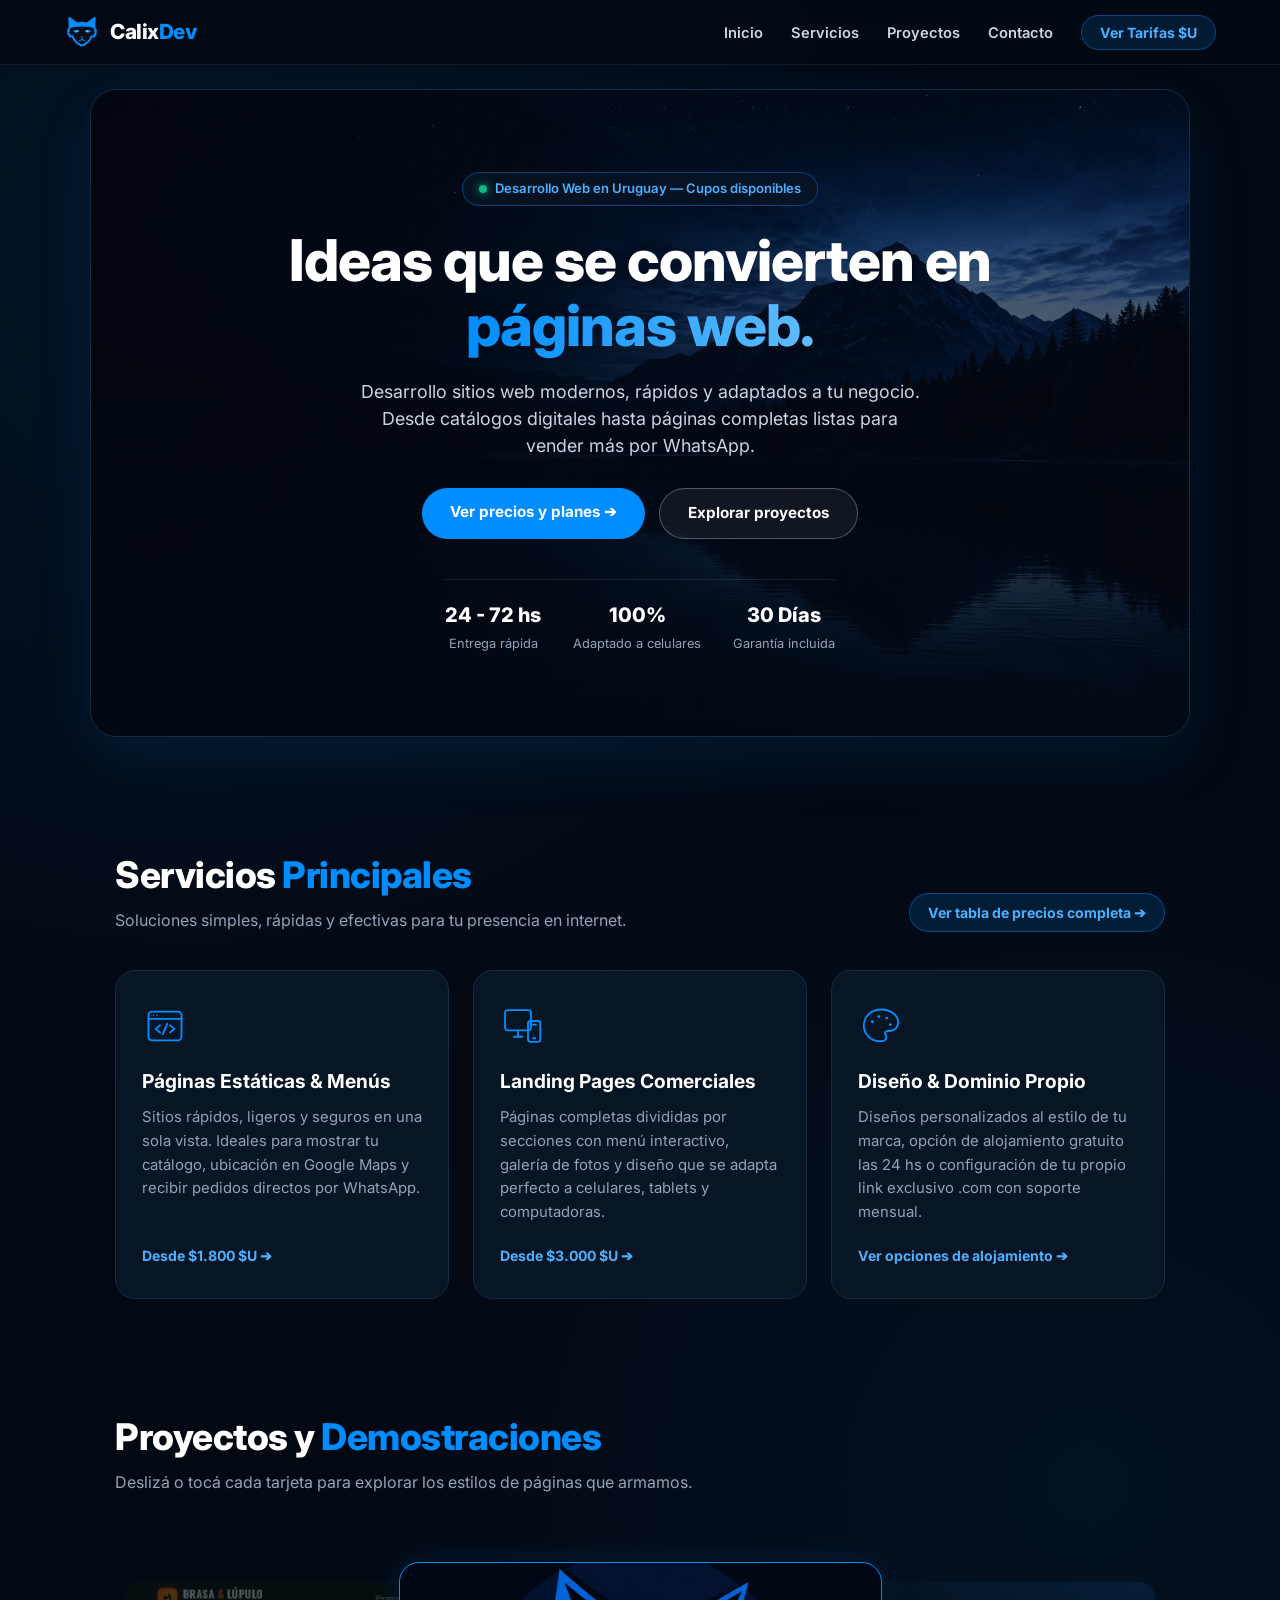
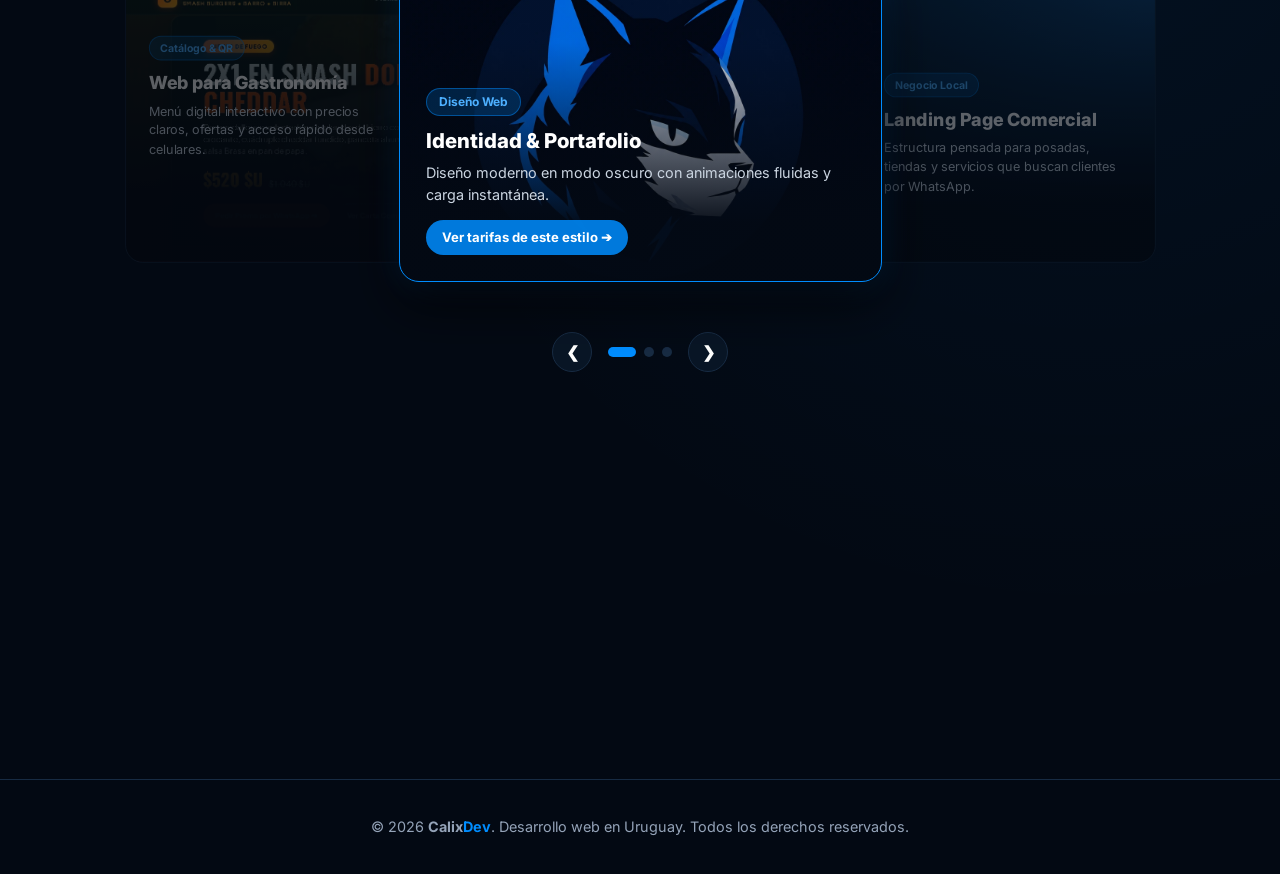
<file: index.html>
<!DOCTYPE html>
<html lang="es">
<head>
    <meta charset="UTF-8">
    <meta name="viewport" content="width=device-width, initial-scale=1.0">
    <title>CalixDev | Desarrollo Web Profesional en Uruguay</title>
    <link rel="preconnect" href="https://fonts.googleapis.com">
    <link rel="preconnect" href="https://fonts.gstatic.com" crossorigin>
    <link href="https://fonts.googleapis.com/css2?family=Inter:wght@400;500;600;700;800&display=swap" rel="stylesheet">
    <style>
        /* --- REET & VARIABLES --- */
        :root {
            --bg-main: #030913;
            --bg-card: #081525;
            --bg-card-hover: #0c1f36;
            --border-color: #172b43;
            --blue-primary: #008dff;
            --blue-light: #4db0ff;
            --blue-glow: rgba(0, 141, 255, 0.35);
            --text-main: #ffffff;
            --text-muted: #94a3b8;
            --text-light: #cbd5e1;
        }

        * {
            box-sizing: border-box;
            margin: 0;
            padding: 0;
        }

        html {
            scroll-behavior: smooth;
            scroll-padding-top: 90px;
        }

        body {
            background-color: var(--bg-main);
            color: var(--text-main);
            font-family: "Inter", sans-serif;
            overflow-x: hidden;
            line-height: 1.5;
            background-image: 
                radial-gradient(circle at 15% 10%, rgba(0, 141, 255, 0.08), transparent 35%),
                radial-gradient(circle at 85% 60%, rgba(0, 141, 255, 0.06), transparent 40%);
        }

        a {
            text-decoration: none;
            color: inherit;
        }

        .Blue {
            color: var(--blue-primary);
        }

        .gradient-text {
            background: linear-gradient(90deg, #008dff, #60bdff);
            -webkit-background-clip: text;
            -webkit-text-fill-color: transparent;
        }

        /* --- HEADER & NAV --- */
        header {
            display: flex;
            justify-content: space-between;
            align-items: center;
            padding: 14px 5%;
            position: sticky;
            top: 0;
            background-color: rgba(3, 9, 19, 0.82);
            backdrop-filter: blur(14px);
            -webkit-backdrop-filter: blur(14px);
            border-bottom: 1px solid rgba(255, 255, 255, 0.07);
            z-index: 1000;
            transition: padding 0.3s ease, background-color 0.3s ease;
        }

        header.scrolled {
            padding: 10px 5%;
            background-color: rgba(3, 9, 19, 0.95);
            box-shadow: 0 8px 30px rgba(0, 0, 0, 0.5);
        }

        .header-logo {
            display: flex;
            align-items: center;
            gap: 10px;
            font-weight: 800;
            font-size: 1.3rem;
            letter-spacing: -0.5px;
        }

        .header-logo img {
            width: 36px;
            height: 36px;
            object-fit: contain;
            transition: transform 0.3s ease;
        }

        .header-logo:hover img {
            transform: rotate(-6deg) scale(1.08);
        }

        nav ul {
            display: flex;
            align-items: center;
            gap: 28px;
            list-style: none;
        }

        .menu a {
            font-size: 0.92rem;
            font-weight: 600;
            color: var(--text-light);
            transition: color 0.2s ease;
            position: relative;
        }

        .menu a::after {
            content: "";
            position: absolute;
            bottom: -4px;
            left: 0;
            width: 0%;
            height: 2px;
            background-color: var(--blue-primary);
            transition: width 0.25s ease;
        }

        .menu a:hover {
            color: #ffffff;
        }

        .menu a:hover::after {
            width: 100%;
        }

        .nav-cta {
            background-color: rgba(0, 141, 255, 0.14);
            color: var(--blue-light);
            border: 1px solid rgba(0, 141, 255, 0.4);
            padding: 8px 18px;
            border-radius: 999px;
            font-size: 0.88rem;
            font-weight: 700;
            transition: all 0.2s ease;
        }

        .nav-cta:hover {
            background-color: var(--blue-primary);
            color: #ffffff;
            box-shadow: 0 0 20px var(--blue-glow);
        }

        .menu-toggle {
            display: none;
            flex-direction: column;
            gap: 5px;
            background: none;
            border: none;
            cursor: pointer;
            padding: 6px;
        }

        .menu-toggle span {
            width: 24px;
            height: 2px;
            background-color: #ffffff;
            border-radius: 2px;
            transition: all 0.3s ease;
        }

        /* --- HERO SECTION --- */
        .inicio {
            background-image: 
                linear-gradient(to bottom, rgba(3, 9, 19, 0.45), rgba(3, 9, 19, 0.94)),
                url("portada-montana.webp");
            width: 92%;
            max-width: 1100px;
            min-height: 72vh;
            margin: 24px auto 0;
            padding: 56px 24px;
            border-radius: 26px;
            border: 1px solid var(--border-color);
            background-size: cover;
            background-position: center;
            display: flex;
            flex-direction: column;
            justify-content: center;
            align-items: center;
            gap: 22px;
            box-shadow: 0 25px 60px rgba(0, 141, 255, 0.1);
            position: relative;
            overflow: hidden;
        }

        .hero-badge {
            display: inline-flex;
            align-items: center;
            gap: 8px;
            background-color: rgba(8, 21, 37, 0.85);
            border: 1px solid rgba(0, 141, 255, 0.4);
            padding: 6px 16px;
            border-radius: 999px;
            font-size: 0.82rem;
            font-weight: 600;
            color: var(--blue-light);
            backdrop-filter: blur(8px);
        }

        .status-dot {
            width: 8px;
            height: 8px;
            background-color: #10b981;
            border-radius: 50%;
            box-shadow: 0 0 10px #10b981;
            animation: pulse-dot 2s infinite;
        }

        @keyframes pulse-dot {
            0%, 100% { transform: scale(1); opacity: 1; }
            50% { transform: scale(1.3); opacity: 0.65; }
        }

        h1 {
            font-weight: 800;
            max-width: 740px;
            text-align: center;
            font-size: clamp(2.1rem, 5vw, 3.6rem);
            line-height: 1.12;
            letter-spacing: -1px;
        }

        .inicio p {
            color: var(--text-light);
            max-width: 560px;
            text-align: center;
            font-size: clamp(0.96rem, 2vw, 1.12rem);
        }

        .Button-container {
            display: flex;
            flex-wrap: wrap;
            justify-content: center;
            gap: 14px;
            margin-top: 6px;
        }

        .verservicios {
            background-color: var(--blue-primary);
            color: #ffffff;
            padding: 13px 28px;
            border-radius: 999px;
            font-weight: 700;
            font-size: 0.95rem;
            transition: transform 0.2s ease, box-shadow 0.2s ease, background-color 0.2s ease;
        }

        .verservicios:hover {
            background-color: #0077d6;
            transform: translateY(-3px);
            box-shadow: 0 12px 28px rgba(0, 141, 255, 0.45);
        }

        .contactame {
            background-color: rgba(255, 255, 255, 0.06);
            padding: 13px 28px;
            border-radius: 999px;
            font-weight: 700;
            font-size: 0.95rem;
            border: 1px solid rgba(255, 255, 255, 0.28);
            transition: transform 0.2s ease, background-color 0.2s ease, border-color 0.2s ease;
        }

        .contactame:hover {
            background-color: rgba(255, 255, 255, 0.14);
            border-color: #ffffff;
            transform: translateY(-3px);
        }

        .hero-metrics {
            display: flex;
            flex-wrap: wrap;
            justify-content: center;
            gap: 32px;
            margin-top: 18px;
            padding-top: 20px;
            border-top: 1px solid rgba(255, 255, 255, 0.1);
        }

        .metric-item {
            text-align: center;
        }

        .metric-item strong {
            display: block;
            font-size: 1.25rem;
            font-weight: 800;
            color: #ffffff;
        }

        .metric-item span {
            font-size: 0.8rem;
            color: var(--text-muted);
        }

        /* --- LAYOUT CONTAINERS --- */
        .seccion-contenedor {
            width: 92%;
            max-width: 1050px;
            margin: 110px auto 0;
        }

        .seccion-cabecera {
            margin-bottom: 38px;
            display: flex;
            justify-content: space-between;
            align-items: flex-end;
            flex-wrap: wrap;
            gap: 16px;
        }

        .seccion-cabecera h2 {
            font-size: clamp(1.7rem, 3vw, 2.3rem);
            font-weight: 800;
            margin-bottom: 6px;
            letter-spacing: -0.5px;
        }

        .seccion-cabecera p {
            color: var(--text-muted);
            font-size: 1rem;
        }

        /* --- TARJETAS DE SERVICIOS --- */
        .card-container {
            display: grid;
            grid-template-columns: repeat(auto-fit, minmax(290px, 1fr));
            gap: 24px;
        }

        .card {
            display: flex;
            flex-direction: column;
            align-items: flex-start;
            padding: 32px 26px;
            background-color: var(--bg-card);
            border: 1px solid var(--border-color);
            border-radius: 20px;
            transition: transform 0.3s ease, border-color 0.3s ease, box-shadow 0.3s ease, background-color 0.3s ease;
            position: relative;
        }

        .card img {
            width: 46px;
            height: 46px;
            margin-bottom: 18px;
        }

        .card h3 {
            margin-bottom: 10px;
            font-size: 1.2rem;
        }

        .card p {
            color: var(--text-muted);
            font-size: 0.93rem;
            line-height: 1.6;
            margin-bottom: 20px;
            flex-grow: 1;
        }

        .card-link {
            font-size: 0.88rem;
            font-weight: 700;
            color: var(--blue-light);
            display: inline-flex;
            align-items: center;
            gap: 6px;
            transition: gap 0.2s ease, color 0.2s ease;
        }

        .card:hover {
            transform: translateY(-7px);
            border-color: var(--blue-primary);
            background-color: var(--bg-card-hover);
            box-shadow: 0 16px 36px rgba(0, 141, 255, 0.14);
        }

        .card:hover .card-link {
            gap: 10px;
            color: #ffffff;
        }

        /* --- CARRUSEL DE PROYECTOS INTERACTIVO --- */
        .carrusel-wrapper {
            position: relative;
            width: 100%;
            display: flex;
            flex-direction: column;
            align-items: center;
            gap: 20px;
        }

        .carrusel {
            width: 100%;
            height: 380px;
            display: flex;
            justify-content: center;
            align-items: center;
            position: relative;
        }

        .carrusel-card {
            position: relative;
            flex: 0 0 32%;
            height: 320px;
            padding: 26px;
            display: flex;
            flex-direction: column;
            justify-content: flex-end;
            background-color: var(--bg-card);
            border: 1px solid var(--border-color);
            border-radius: 20px;
            cursor: pointer;
            overflow: hidden;
            z-index: 1;
            opacity: 0.55;
            filter: brightness(0.65);
            transform: scale(0.88);
            transition: all 0.45s cubic-bezier(0.25, 1, 0.5, 1);
        }

        .carrusel-card input {
            position: absolute;
            opacity: 0;
            pointer-events: none;
        }

        .proyecto-1 {
            background-image: 
                linear-gradient(to top, rgba(3, 9, 19, 0.96) 18%, rgba(3, 9, 19, 0.15) 75%),
                url("avatar-felino-alta-fidelidad.webp");
            background-position: center;
            background-size: cover;
        }

        .proyecto-2 {
            background-image: 
                linear-gradient(to top, rgba(3, 9, 19, 0.96) 20%, rgba(0, 141, 255, 0.12) 100%),
                radial-gradient(circle at top right, #133963, #081525 70%);
        }

        .proyecto-3 {
            background-image: 
                linear-gradient(to top, rgba(3, 9, 19, 0.96) 20%, rgba(16, 185, 129, 0.1) 100%),
                url("gastronomia-captura.webp"),
                radial-gradient(circle at top left, #0f355c, #081525 70%);
            background-position: left top;
            background-size: cover;
        }

        .tag {
            display: inline-block;
            background-color: rgba(0, 141, 255, 0.2);
            color: var(--blue-light);
            border: 1px solid rgba(0, 141, 255, 0.45);
            font-size: 0.75rem;
            font-weight: 700;
            padding: 4px 12px;
            border-radius: 999px;
            margin-bottom: 10px;
            width: fit-content;
        }

        .carrusel-card h4 {
            font-size: 1.28rem;
            margin-bottom: 6px;
            font-weight: 800;
        }

        .carrusel-card p {
            color: var(--text-light);
            font-size: 0.9rem;
            margin-bottom: 14px;
        }

        .card-cta-btn {
            display: inline-flex;
            align-items: center;
            gap: 6px;
            font-size: 0.82rem;
            font-weight: 700;
            color: #ffffff;
            background-color: rgba(0, 141, 255, 0.85);
            padding: 8px 16px;
            border-radius: 999px;
            width: fit-content;
            opacity: 0;
            transform: translateY(10px);
            transition: all 0.3s ease;
        }

        .card-cta-btn + .card-cta-btn {
            margin-left: 8px;
            margin-top: 6px;
        }

        .carrusel:has(.input1:checked) .proyecto-3,
        .carrusel:has(.input2:checked) .proyecto-1,
        .carrusel:has(.input3:checked) .proyecto-2 {
            order: 1;
        }

        .carrusel:has(.input1:checked) .proyecto-1,
        .carrusel:has(.input2:checked) .proyecto-2,
        .carrusel:has(.input3:checked) .proyecto-3 {
            order: 2;
            flex-basis: 46%;
            margin-left: -4%;
            margin-right: -4%;
            z-index: 3;
            transform: scale(1);
            opacity: 1;
            filter: brightness(1);
            border-color: var(--blue-primary);
            box-shadow: 0 20px 50px rgba(0, 0, 0, 0.7), 0 0 30px rgba(0, 141, 255, 0.2);
        }

        .carrusel:has(.input1:checked) .proyecto-1 .card-cta-btn,
        .carrusel:has(.input2:checked) .proyecto-2 .card-cta-btn,
        .carrusel:has(.input3:checked) .proyecto-3 .card-cta-btn {
            opacity: 1;
            transform: translateY(0);
        }

        .carrusel:has(.input1:checked) .proyecto-2,
        .carrusel:has(.input2:checked) .proyecto-3,
        .carrusel:has(.input3:checked) .proyecto-1 {
            order: 3;
        }

        .carrusel-controles {
            display: flex;
            align-items: center;
            gap: 16px;
        }

        .ctrl-btn {
            background-color: var(--bg-card);
            border: 1px solid var(--border-color);
            color: #ffffff;
            width: 40px;
            height: 40px;
            border-radius: 50%;
            font-size: 1rem;
            font-weight: 700;
            cursor: pointer;
            transition: all 0.2s ease;
            display: flex;
            align-items: center;
            justify-content: center;
        }

        .ctrl-btn:hover {
            border-color: var(--blue-primary);
            background-color: var(--blue-primary);
        }

        .carrusel-dots {
            display: flex;
            gap: 8px;
        }

        .dot {
            width: 10px;
            height: 10px;
            border-radius: 999px;
            background-color: var(--border-color);
            cursor: pointer;
            transition: all 0.3s ease;
        }

        .dot.active {
            width: 28px;
            background-color: var(--blue-primary);
        }

        /* --- CONTACTO --- */
        .contactos-container {
            display: grid;
            grid-template-columns: repeat(auto-fit, minmax(260px, 1fr));
            gap: 20px;
        }

        .contacto-item {
            display: flex;
            align-items: center;
            gap: 14px;
            padding: 22px 24px;
            background-color: var(--bg-card);
            border: 1px solid var(--border-color);
            border-radius: 16px;
            font-size: 0.95rem;
            font-weight: 600;
            transition: transform 0.25s ease, border-color 0.25s ease, box-shadow 0.25s ease;
            overflow-wrap: anywhere;
        }

        a.contacto-item:hover {
            transform: translateY(-4px);
            border-color: var(--blue-primary);
            box-shadow: 0 10px 25px rgba(0, 141, 255, 0.12);
        }

        .contacto-item img {
            width: 28px;
            height: 28px;
            flex-shrink: 0;
            object-fit: contain;
        }

        /* --- FOOTER --- */
        footer {
            margin-top: 100px;
            padding: 36px 5%;
            text-align: center;
            border-top: 1px solid var(--border-color);
            color: var(--text-muted);
            font-size: 0.9rem;
        }

        /* --- ANIMACIONES DE ENTRADA --- */
        .reveal {
            opacity: 0;
            transform: translateY(24px);
            transition: opacity 0.6s ease, transform 0.6s ease;
        }

        .reveal.visible {
            opacity: 1;
            transform: translateY(0);
        }

        /* --- RESPONSIVE MOBILE --- */
        @media (max-width: 720px) {
            .menu-toggle {
                display: flex;
            }

            nav {
                position: absolute;
                top: 100%;
                left: 0;
                width: 100%;
                background-color: rgba(3, 9, 19, 0.97);
                border-bottom: 1px solid var(--border-color);
                padding: 0 5%;
                max-height: 0;
                overflow: hidden;
                transition: max-height 0.35s ease, padding 0.35s ease;
            }

            nav.open {
                max-height: 320px;
                padding: 20px 5%;
            }

            nav ul {
                flex-direction: column;
                gap: 18px;
                align-items: flex-start;
            }

            .inicio {
                min-height: 60vh;
                padding: 40px 18px;
            }

            .hero-metrics {
                gap: 20px;
            }

            .seccion-contenedor {
                margin-top: 75px;
            }

            .carrusel {
                height: 320px;
            }

            .carrusel-card {
                height: 270px;
                padding: 18px;
            }

            .carrusel:has(.input1:checked) .proyecto-1,
            .carrusel:has(.input2:checked) .proyecto-2,
            .carrusel:has(.input3:checked) .proyecto-3 {
                flex-basis: 72%;
                margin-left: -12%;
                margin-right: -12%;
            }
        }
    </style>
</head>
<body>

    <header id="main-header">
        <a href="#inicio" class="header-logo">
            <img src="logo-felino.svg" alt="Logo CalixDev">
            <span>Calix<span class="Blue">Dev</span></span>
        </a>

        <button class="menu-toggle" id="menu-btn" aria-label="Abrir menú">
            <span></span>
            <span></span>
            <span></span>
        </button>

        <nav id="nav-menu">
            <ul>
                <li class="menu"><a href="#inicio">Inicio</a></li>
                <li class="menu"><a href="#servicios">Servicios</a></li>
                <li class="menu"><a href="#proyectos">Proyectos</a></li>
                <li class="menu"><a href="#contacto">Contacto</a></li>
                <li><a href="servicios.html" class="nav-cta">Ver Tarifas $U</a></li>
            </ul>
        </nav>
    </header>

    <main>
        <!-- SECCION INICIO -->
        <section id="inicio" class="inicio">
            <div class="hero-badge">
                <span class="status-dot"></span>
                <span>Desarrollo Web en Uruguay — Cupos disponibles</span>
            </div>

            <h1>Ideas que se convierten en <br> <span class="gradient-text">páginas web.</span></h1>
            <p>Desarrollo sitios web modernos, rápidos y adaptados a tu negocio. Desde catálogos digitales hasta páginas completas listas para vender más por WhatsApp.</p>

            <div class="Button-container">
                <a class="verservicios" href="servicios.html">Ver precios y planes ➔</a>
                <a class="contactame" href="#proyectos">Explorar proyectos</a>
            </div>

            <div class="hero-metrics">
                <div class="metric-item">
                    <strong>24 - 72 hs</strong>
                    <span>Entrega rápida</span>
                </div>
                <div class="metric-item">
                    <strong>100%</strong>
                    <span>Adaptado a celulares</span>
                </div>
                <div class="metric-item">
                    <strong>30 Días</strong>
                    <span>Garantía incluida</span>
                </div>
            </div>
        </section>

        <!-- SECCION SERVICIOS -->
        <section id="servicios" class="seccion-contenedor reveal">
            <div class="seccion-cabecera">
                <div>
                    <h2>Servicios <span class="Blue">Principales</span></h2>
                    <p>Soluciones simples, rápidas y efectivas para tu presencia en internet.</p>
                </div>
                <a href="servicios.html" class="nav-cta">Ver tabla de precios completa ➔</a>
            </div>
            
            <div class="card-container">
                <div class="card">
                    <img src="paginas-estaticas.svg" alt="Icono código">
                    <h3>Páginas Estáticas & Menús</h3>
                    <p>Sitios rápidos, ligeros y seguros en una sola vista. Ideales para mostrar tu catálogo, ubicación en Google Maps y recibir pedidos directos por WhatsApp.</p>
                    <a href="servicios.html#precios" class="card-link">Desde $1.800 $U ➔</a>
                </div>
                <div class="card">
                    <img src="diseno-responsive.svg" alt="Icono pantallas">
                    <h3>Landing Pages Comerciales</h3>
                    <p>Páginas completas divididas por secciones con menú interactivo, galería de fotos y diseño que se adapta perfecto a celulares, tablets y computadoras.</p>
                    <a href="servicios.html#precios" class="card-link">Desde $3.000 $U ➔</a>
                </div>
                <div class="card">
                    <img src="personalizacion.svg" alt="Icono diseño">
                    <h3>Diseño & Dominio Propio</h3>
                    <p>Diseños personalizados al estilo de tu marca, opción de alojamiento gratuito las 24 hs o configuración de tu propio link exclusivo .com con soporte mensual.</p>
                    <a href="servicios.html#hosting" class="card-link">Ver opciones de alojamiento ➔</a>
                </div>
            </div>
        </section>

        <!-- SECCION PROYECTOS -->
        <section id="proyectos" class="seccion-contenedor reveal">
            <div class="seccion-cabecera">
                <div>
                    <h2>Proyectos y <span class="Blue">Demostraciones</span></h2>
                    <p>Deslizá o tocá cada tarjeta para explorar los estilos de páginas que armamos.</p>
                </div>
            </div>

            <div class="carrusel-wrapper" id="carousel-area">
                <div class="carrusel">
                    <label class="carrusel-card proyecto-1">
                        <input class="input1" type="radio" name="proyecto" checked>
                        <div class="card-info">
                            <span class="tag">Diseño Web</span>
                            <h4>Identidad & Portafolio</h4>
                            <p>Diseño moderno en modo oscuro con animaciones fluidas y carga instantánea.</p>
                            <a href="servicios.html" class="card-cta-btn">Ver tarifas de este estilo ➔</a>
                        </div>
                    </label>

                    <label class="carrusel-card proyecto-2">
                        <input class="input2" type="radio" name="proyecto">
                        <div class="card-info">
                            <span class="tag">Negocio Local</span>
                            <h4>Landing Page Comercial</h4>
                            <p>Estructura pensada para posadas, tiendas y servicios que buscan clientes por WhatsApp.</p>
                            <a href="servicios.html" class="card-cta-btn">Cotizar Landing Page ➔</a>
                        </div>
                    </label>

                    <label class="carrusel-card proyecto-3">
                        <input class="input3" type="radio" name="proyecto">
                        <div class="card-info">
                            <span class="tag">Catálogo & QR</span>
                            <h4>Web para Gastronomía</h4>
                            <p>Menú digital interactivo con precios claros, ofertas y acceso rápido desde celulares.</p>
                            <a href="servicios.html" class="card-cta-btn">Consultar por catálogo ➔</a>
                            <a href="https://ftcalixdev.github.io/gastronomia-demo/" target="_blank" rel="noopener" class="card-cta-btn">Ver página de gastronomía ➔</a>
                        </div>
                    </label>
                </div>

                <div class="carrusel-controles">
                    <button class="ctrl-btn" id="prev-slide" aria-label="Proyecto anterior">❮</button>
                    <div class="carrusel-dots">
                        <span class="dot active" data-index="0"></span>
                        <span class="dot" data-index="1"></span>
                        <span class="dot" data-index="2"></span>
                    </div>
                    <button class="ctrl-btn" id="next-slide" aria-label="Siguiente proyecto">❯</button>
                </div>
            </div>
        </section>

        <!-- SECCION CONTACTO -->
        <section id="contacto" class="seccion-contenedor reveal">
            <div class="seccion-cabecera">
                <div>
                    <h2>Contacto <span class="Blue">Directo</span></h2>
                    <p>¿Tenés una idea o querés una web para tu negocio? Escribinos sin compromiso.</p>
                </div>
            </div>

            <div class="contactos-container">
                <a href="mailto:calixdev.com" class="contacto-item">
                    <img src="email.svg" alt="Email">
                    <span>Proximamente</span>
                </a>

                <a href="https://wa.me/59899435207" target="_blank" class="contacto-item">
                    <img src="whatsapp (2).svg" alt="WhatsApp">
                    <span>+598 99 435 207</span>
                </a>

                <a href="servicios.html" class="contacto-item">
                    <img src="ubicacion.svg" alt="Ubicación">
                    <span>Uruguay — Ver Tarifas y Planes</span>
                </a>
            </div>
        </section>
    </main>

    <footer>
        <p>© 2026 <strong>Calix<span class="Blue">Dev</span></strong>. Desarrollo web en Uruguay. Todos los derechos reservados.</p>
    </footer>

    <script>
        // Menu movil y barra superior
        const header = document.getElementById('main-header');
        const menuBtn = document.getElementById('menu-btn');
        const navMenu = document.getElementById('nav-menu');
        const navLinks = navMenu.querySelectorAll('a');

        window.addEventListener('scroll', () => {
            if (window.scrollY > 30) {
                header.classList.add('scrolled');
            } else {
                header.classList.remove('scrolled');
            }
        });

        menuBtn.addEventListener('click', () => {
            navMenu.classList.toggle('open');
        });

        navLinks.forEach(link => {
            link.addEventListener('click', () => {
                navMenu.classList.remove('open');
            });
        });

        // Control interactivo del carrusel
        const radios = [
            document.querySelector('.input1'),
            document.querySelector('.input2'),
            document.querySelector('.input3')
        ];
        const dots = document.querySelectorAll('.dot');
        const prevBtn = document.getElementById('prev-slide');
        const nextBtn = document.getElementById('next-slide');
        const carouselArea = document.getElementById('carousel-area');
        let currentIndex = 0;
        let autoSlideTimer;

        function setSlide(index) {
            currentIndex = (index + radios.length) % radios.length;
            radios[currentIndex].checked = true;
            dots.forEach((dot, i) => {
                dot.classList.toggle('active', i === currentIndex);
            });
        }

        prevBtn.addEventListener('click', () => {
            setSlide(currentIndex - 1);
            resetTimer();
        });

        nextBtn.addEventListener('click', () => {
            setSlide(currentIndex + 1);
            resetTimer();
        });

        dots.forEach(dot => {
            dot.addEventListener('click', () => {
                setSlide(parseInt(dot.dataset.index, 10));
                resetTimer();
            });
        });

        radios.forEach((radio, index) => {
            radio.addEventListener('change', () => {
                if (radio.checked) {
                    currentIndex = index;
                    dots.forEach((dot, i) => {
                        dot.classList.toggle('active', i === currentIndex);
                    });
                    resetTimer();
                }
            });
        });

        function startTimer() {
            autoSlideTimer = setInterval(() => {
                setSlide(currentIndex + 1);
            }, 4500);
        }

        function resetTimer() {
            clearInterval(autoSlideTimer);
            startTimer();
        }

        carouselArea.addEventListener('mouseenter', () => clearInterval(autoSlideTimer));
        carouselArea.addEventListener('mouseleave', startTimer);
        startTimer();

        // Aparicion suave al bajar
        const revealElements = document.querySelectorAll('.reveal');
        const observer = new IntersectionObserver((entries) => {
            entries.forEach(entry => {
                if (entry.isIntersecting) {
                    entry.target.classList.add('visible');
                }
            });
        }, { threshold: 0.12 });

        revealElements.forEach(el => observer.observe(el));
    </script>
</body>
</html>
</file>
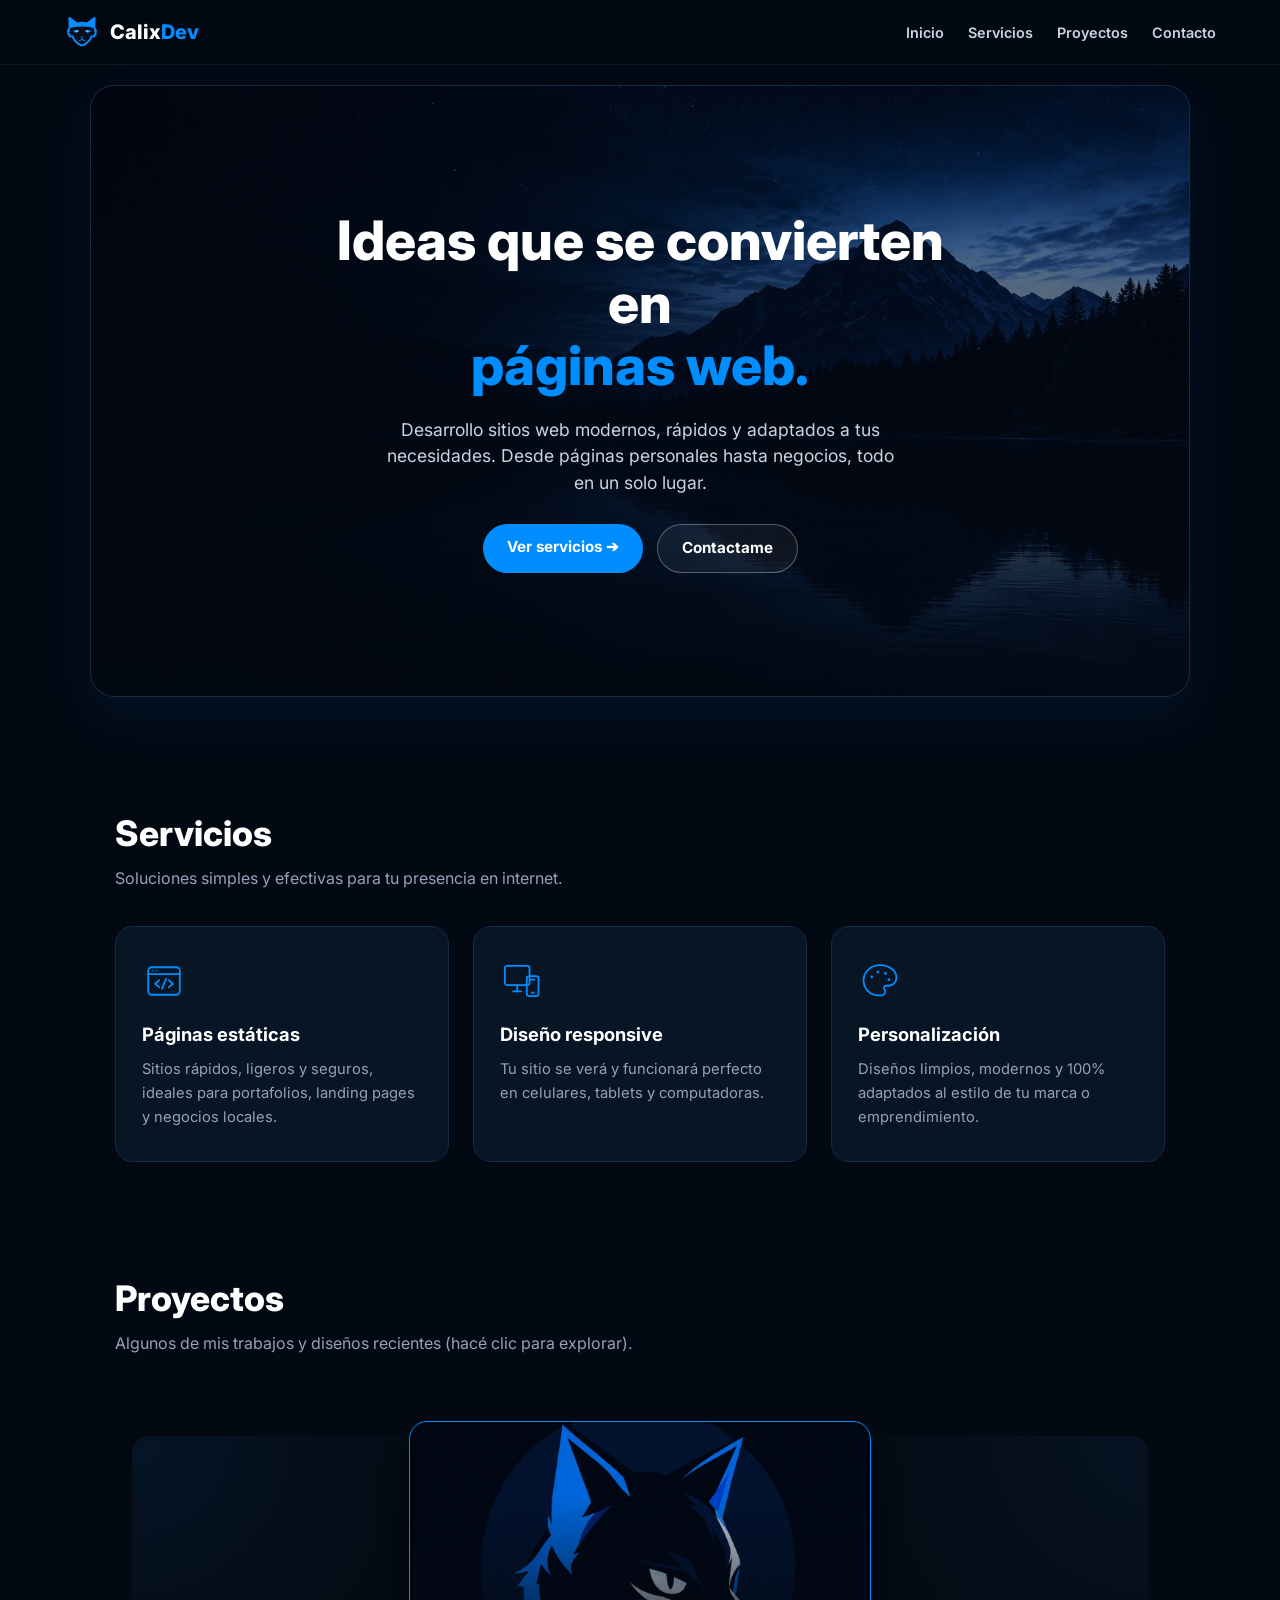
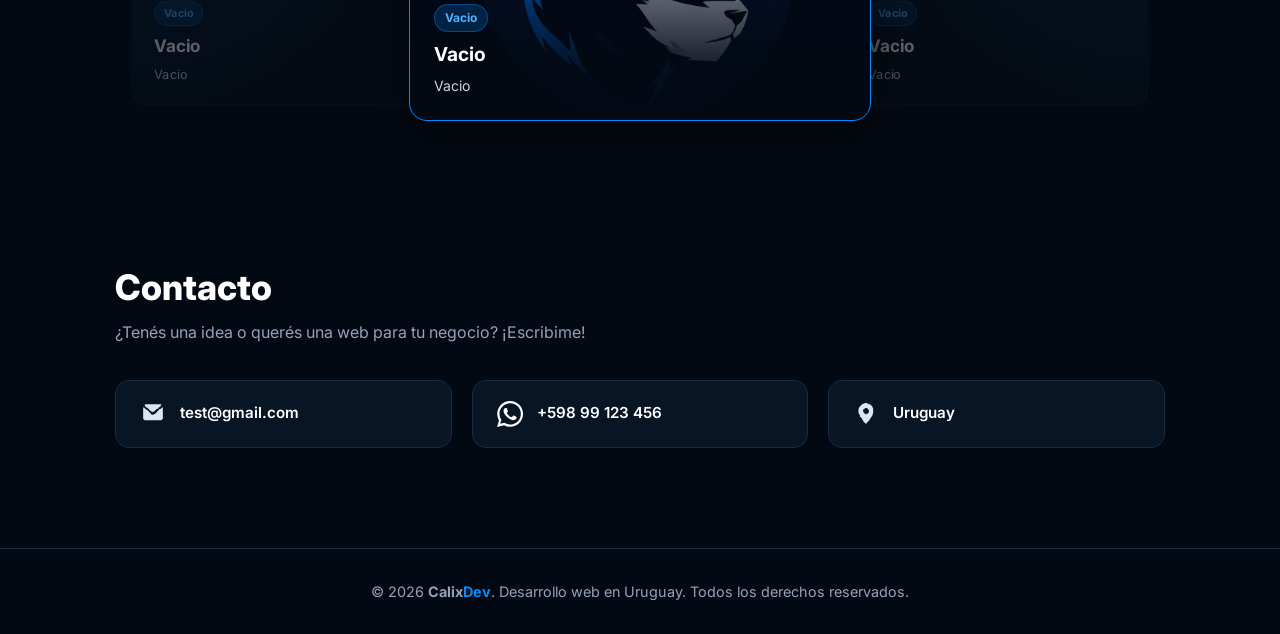
<file: index2.html>
<!DOCTYPE html>
<html lang="es">
<head>
    <meta charset="UTF-8">
    <meta name="viewport" content="width=device-width, initial-scale=1.0">
    <title>CalixDev | Desarrollo Web Profesional</title>
    <!-- Cargamos la fuente directo en el head de forma optimizada -->
    <link rel="preconnect" href="https://fonts.googleapis.com">
    <link rel="preconnect" href="https://fonts.gstatic.com" crossorigin>
    <link href="https://fonts.googleapis.com/css2?family=Inter:wght@400;600;700;800&display=swap" rel="stylesheet">
    <link rel="stylesheet" href="style2.css">
</head>
<body>

    <header>
        <a href="#inicio" class="header-logo">
            <img src="logo-felino.svg" alt="Logo CalixDev">
            <span>Calix<span class="Blue">Dev</span></span>
        </a>
        <nav>
            <ul>
                <li class="menu"><a href="#inicio">Inicio</a></li>
                <li class="menu"><a href="#servicios">Servicios</a></li>
                <li class="menu"><a href="#proyectos">Proyectos</a></li>
                <li class="menu"><a href="#contacto">Contacto</a></li>
            </ul>
        </nav>
    </header>

    <main>
        <!-- SECCIÓN INICIO (HERO) -->
        <section id="inicio" class="inicio">
            <h1>Ideas que se convierten en <br> <span class="Blue">páginas web.</span></h1>
            <p>Desarrollo sitios web modernos, rápidos y adaptados a tus necesidades. Desde páginas personales hasta negocios, todo en un solo lugar.</p>
            <div class="Button-container">
                <a class="verservicios" href="servicios.html">Ver servicios ➔</a>
                <a class="contactame" href="#contacto">Contactame</a>
            </div>
        </section>

        <!-- SECCIÓN SERVICIOS -->
        <section id="servicios" class="seccion-contenedor">
            <div class="seccion-cabecera">
                <h2>Servicios</h2>
                <p>Soluciones simples y efectivas para tu presencia en internet.</p>
            </div>
            
            <div class="card-container">
                <div class="card">
                    <img src="paginas-estaticas.svg" alt="Icono código">
                    <h3>Páginas estáticas</h3>
                    <p>Sitios rápidos, ligeros y seguros, ideales para portafolios, landing pages y negocios locales.</p>
                </div>
                <div class="card">
                    <img src="diseno-responsive.svg" alt="Icono pantallas">
                    <h3>Diseño responsive</h3>
                    <p>Tu sitio se verá y funcionará perfecto en celulares, tablets y computadoras.</p>
                </div>
                <div class="card">
                    <img src="personalizacion.svg" alt="Icono diseño">
                    <h3>Personalización</h3>
                    <p>Diseños limpios, modernos y 100% adaptados al estilo de tu marca o emprendimiento.</p>
                </div>
            </div>
        </section>

        <!-- SECCIÓN PROYECTOS -->
        <section id="proyectos" class="seccion-contenedor">
            <div class="seccion-cabecera">
                <h2>Proyectos</h2>
                <p>Algunos de mis trabajos y diseños recientes (hacé clic para explorar).</p>
            </div>

            <div class="carrusel">
                <label class="carrusel-card proyecto-1">
                    <input class="input1" type="radio" name="proyecto" checked>
                    <div class="card-info">
                        <span class="tag">Vacio</span>
                        <h4>Vacio</h4>
                        <p>Vacio</p>
                    </div>
                </label>

                <label class="carrusel-card proyecto-2">
                    <input class="input2" type="radio" name="proyecto">
                    <div class="card-info">
                        <span class="tag">Vacio</span>
                        <h4>Vacio</h4>
                        <p>Vacio</p>
                    </div>
                </label>

                <label class="carrusel-card proyecto-3">
                    <input class="input3" type="radio" name="proyecto">
                    <div class="card-info">
                        <span class="tag">Vacio</span>
                        <h4>Vacio</h4>
                        <p>Vacio</p>
                    </div>
                </label>
            </div>
        </section>

        <!-- SECCIÓN CONTACTO -->
        <section id="contacto" class="seccion-contenedor">
            <div class="seccion-cabecera">
                <h2>Contacto</h2>
                <p>¿Tenés una idea o querés una web para tu negocio? ¡Escribime!</p>
            </div>

            <div class="contactos-container">
                <!-- Ahora son enlaces cliqueables reales -->
                <a href="mailto:thiagomastandrea12@gmail.com" class="contacto-item">
                    <img src="email.svg" alt="Email">
                    <span>test@gmail.com</span>
                </a>

                <a href="https://wa.me/59899123456" target="_blank" class="contacto-item">
                    <img src="whatsapp (2).svg" alt="WhatsApp">
                    <span>+598 99 123 456</span>
                </a>

                <div class="contacto-item">
                    <img src="ubicacion.svg" alt="Ubicación">
                    <span>Uruguay</span>
                </div>
            </div>
        </section>
    </main>

    <footer>
        <p>© 2026 <strong>Calix<span class="Blue">Dev</span></strong>. Desarrollo web en Uruguay. Todos los derechos reservados.</p>
    </footer>

</body>
</html>
</file>
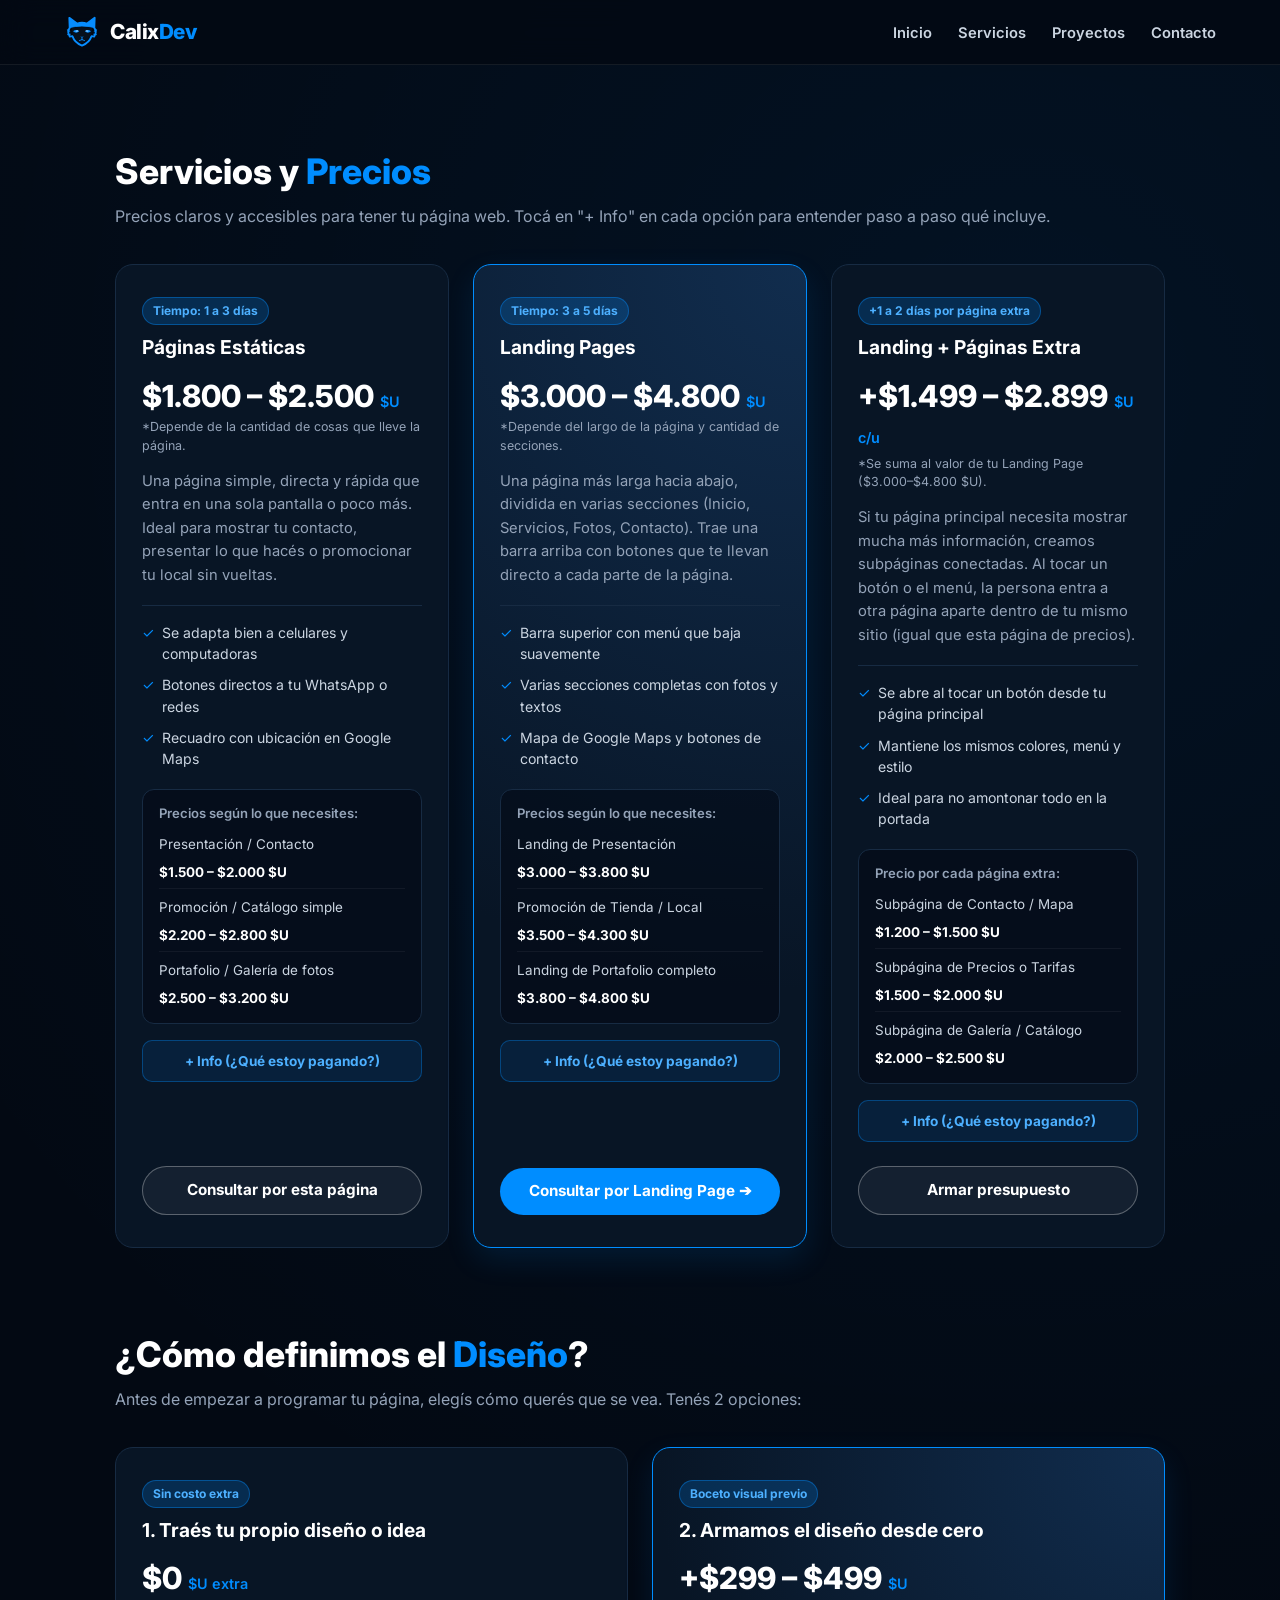
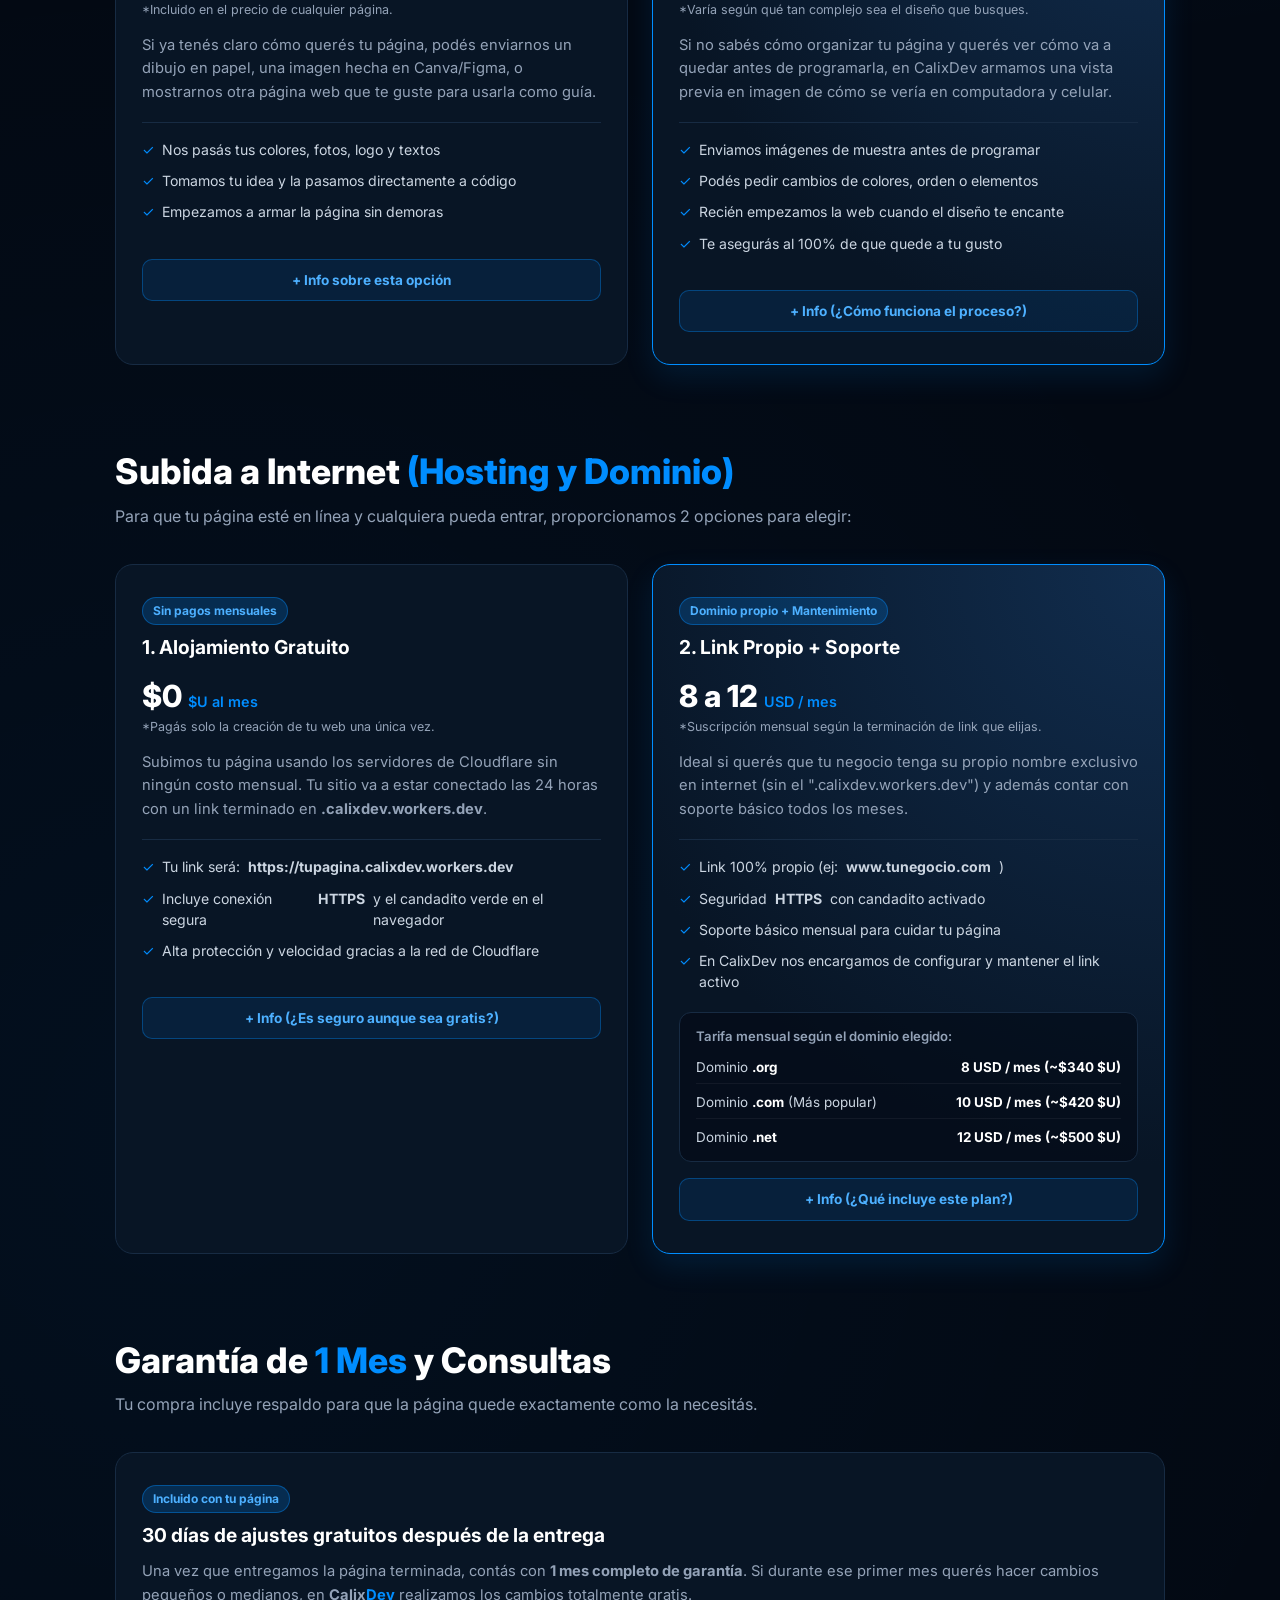
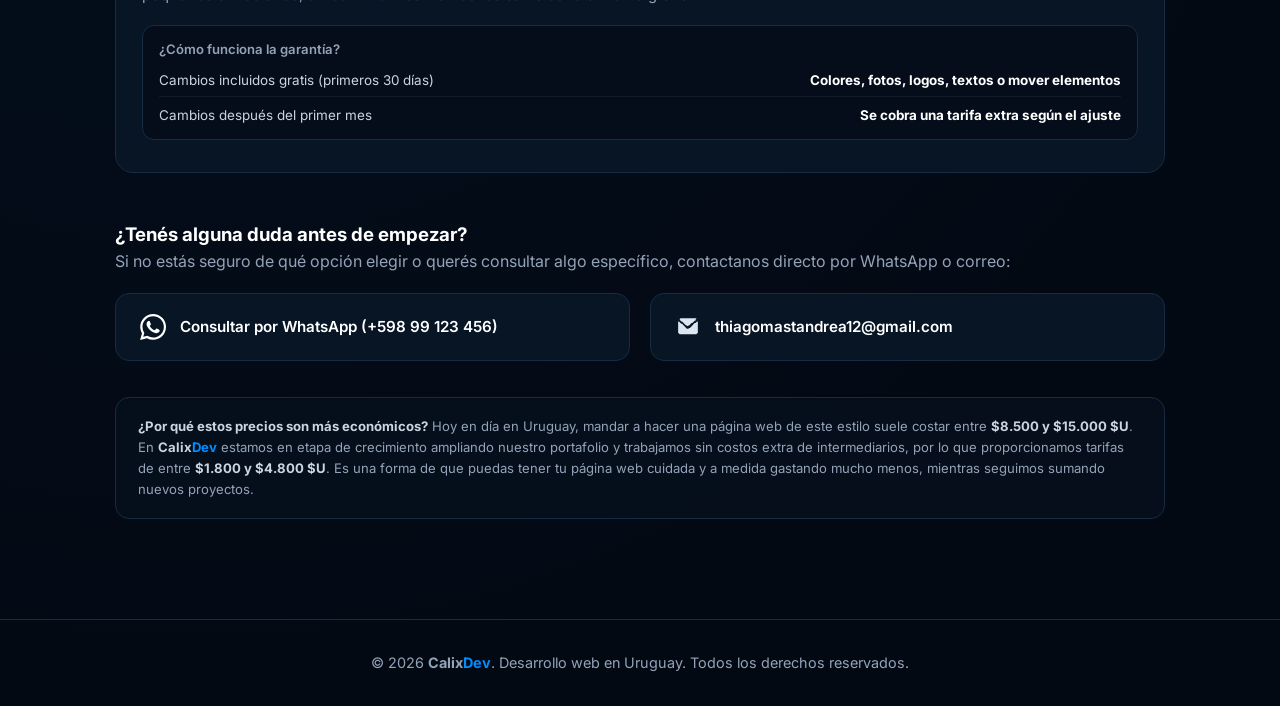
<file: servicios.html>
<!DOCTYPE html>
<html lang="es">
<head>
    <meta charset="UTF-8">
    <meta name="viewport" content="width=device-width, initial-scale=1.0">
    <title>Tarifas y Servicios | CalixDev</title>
    <link rel="preconnect" href="https://fonts.googleapis.com">
    <link rel="preconnect" href="https://fonts.gstatic.com" crossorigin>
    <link href="https://fonts.googleapis.com/css2?family=Inter:wght@400;500;600;700;800&display=swap" rel="stylesheet">
    <style>
        /* --- RESET & VARIABLES --- */
        :root {
            --bg-main: #030913;
            --bg-card: #081525;
            --border-color: #172b43;
            --blue-primary: #008dff;
            --blue-light: #4db0ff;
            --text-main: #ffffff;
            --text-muted: #94a3b8;
            --text-light: #cbd5e1;
        }

        * {
            box-sizing: border-box;
            margin: 0;
            padding: 0;
        }

        html {
            scroll-behavior: smooth;
            scroll-padding-top: 90px;
        }

        body {
            background-color: var(--bg-main);
            color: var(--text-main);
            font-family: "Inter", sans-serif;
            overflow-x: hidden;
            line-height: 1.5;
            background-image: 
                radial-gradient(circle at 80% 10%, rgba(0, 141, 255, 0.07), transparent 35%),
                radial-gradient(circle at 15% 70%, rgba(0, 141, 255, 0.05), transparent 40%);
        }

        a {
            text-decoration: none;
            color: inherit;
        }

        .Blue {
            color: var(--blue-primary);
        }

        /* --- HEADER & NAV --- */
        header {
            display: flex;
            justify-content: space-between;
            align-items: center;
            padding: 14px 5%;
            position: sticky;
            top: 0;
            background-color: rgba(3, 9, 19, 0.82);
            backdrop-filter: blur(14px);
            -webkit-backdrop-filter: blur(14px);
            border-bottom: 1px solid rgba(255, 255, 255, 0.07);
            z-index: 1000;
        }

        .header-logo {
            display: flex;
            align-items: center;
            gap: 10px;
            font-weight: 800;
            font-size: 1.3rem;
            letter-spacing: -0.5px;
        }

        .header-logo img {
            width: 36px;
            height: 36px;
            object-fit: contain;
        }

        nav ul {
            display: flex;
            align-items: center;
            gap: 26px;
            list-style: none;
        }

        .menu a {
            font-size: 0.92rem;
            font-weight: 600;
            color: var(--text-light);
            transition: color 0.2s ease;
        }

        .menu a:hover {
            color: var(--blue-primary);
        }

        .menu-toggle {
            display: none;
            flex-direction: column;
            gap: 5px;
            background: none;
            border: none;
            cursor: pointer;
            padding: 6px;
        }

        .menu-toggle span {
            width: 24px;
            height: 2px;
            background-color: #ffffff;
            border-radius: 2px;
        }

        /* --- CONTENEDORES --- */
        .seccion-contenedor {
            width: 92%;
            max-width: 1050px;
            margin: 80px auto 0;
        }

        .seccion-cabecera {
            margin-bottom: 36px;
        }

        .seccion-cabecera h2 {
            font-size: clamp(1.6rem, 3vw, 2.2rem);
            font-weight: 800;
            margin-bottom: 6px;
        }

        .seccion-cabecera p {
            color: var(--text-muted);
            font-size: 1rem;
        }

        /* --- TARJETAS Y PRECIOS --- */
        .card-container {
            display: grid;
            grid-template-columns: repeat(auto-fit, minmax(290px, 1fr));
            gap: 24px;
        }

        .card {
            display: flex;
            flex-direction: column;
            align-items: flex-start;
            padding: 32px 26px;
            background-color: var(--bg-card);
            border: 1px solid var(--border-color);
            border-radius: 18px;
            transition: transform 0.25s ease, border-color 0.25s ease, box-shadow 0.25s ease;
        }

        .card:hover {
            transform: translateY(-6px);
            border-color: var(--blue-primary);
            box-shadow: 0 12px 30px rgba(0, 141, 255, 0.12);
        }

        .card h3 {
            margin-bottom: 10px;
            font-size: 1.2rem;
        }

        .card p {
            color: var(--text-muted);
            font-size: 0.92rem;
            line-height: 1.6;
        }

        .tag {
            display: inline-block;
            background-color: rgba(0, 141, 255, 0.2);
            color: var(--blue-light);
            border: 1px solid rgba(0, 141, 255, 0.4);
            font-size: 0.75rem;
            font-weight: 700;
            padding: 4px 10px;
            border-radius: 999px;
            margin-bottom: 8px;
        }

        .servicio-card {
            justify-content: space-between;
            gap: 24px;
        }

        .servicio-top {
            display: flex;
            flex-direction: column;
            align-items: flex-start;
            width: 100%;
        }

        .card-destacada {
            border-color: var(--blue-primary);
            background-image: radial-gradient(circle at top right, #112d4e, #081525 70%);
            box-shadow: 0 12px 30px rgba(0, 141, 255, 0.12);
        }

        .precio-rango {
            font-size: clamp(1.5rem, 3vw, 1.9rem);
            font-weight: 800;
            color: #ffffff;
            margin-top: 6px;
            line-height: 1.2;
        }

        .moneda {
            font-size: 0.9rem;
            font-weight: 600;
            color: var(--blue-primary);
        }

        .nota-complejidad {
            font-size: 0.78rem;
            color: var(--text-muted);
            margin-top: 4px;
            margin-bottom: 14px;
        }

        .servicio-desc {
            margin-bottom: 18px;
        }

        .servicio-incluye {
            list-style: none;
            width: 100%;
            margin-bottom: 20px;
            padding-top: 16px;
            border-top: 1px solid var(--border-color);
            display: flex;
            flex-direction: column;
            gap: 10px;
        }

        .servicio-incluye li {
            color: var(--text-light);
            font-size: 0.88rem;
            display: flex;
            align-items: flex-start;
            gap: 8px;
        }

        .desglose-box {
            width: 100%;
            background-color: rgba(3, 9, 19, 0.55);
            border: 1px solid var(--border-color);
            border-radius: 12px;
            padding: 14px 16px;
            display: flex;
            flex-direction: column;
            gap: 8px;
        }

        .desglose-box h4 {
            font-size: 0.82rem;
            color: var(--text-muted);
            font-weight: 600;
            margin-bottom: 2px;
        }

        .desglose-item {
            display: flex;
            justify-content: space-between;
            align-items: center;
            flex-wrap: wrap;
            gap: 8px;
            font-size: 0.84rem;
            color: var(--text-light);
            border-bottom: 1px solid rgba(255, 255, 255, 0.05);
            padding-bottom: 6px;
        }

        .desglose-item:last-child {
            border-bottom: none;
            padding-bottom: 0;
        }

        .desglose-item strong {
            color: #ffffff;
        }

        /* --- DESPLEGABLES INFO --- */
        .btn-mas-info {
            position: relative;
            margin-top: 16px;
            width: 100%;
            padding: 10px 14px;
            background-color: rgba(0, 141, 255, 0.1);
            border: 1px solid rgba(0, 141, 255, 0.35);
            border-radius: 10px;
            color: var(--blue-light);
            font-size: 0.85rem;
            font-weight: 700;
            text-align: center;
            cursor: pointer;
            transition: background-color 0.2s ease, border-color 0.2s ease;
        }

        .btn-mas-info:hover {
            background-color: rgba(0, 141, 255, 0.2);
            border-color: var(--blue-primary);
        }

        .btn-mas-info input {
            position: absolute;
            opacity: 0;
            pointer-events: none;
        }

        .info-desplegable {
            display: none;
            width: 100%;
            margin-top: 12px;
            padding: 14px 16px;
            background-color: var(--bg-main);
            border: 1px solid var(--blue-primary);
            border-radius: 12px;
            flex-direction: column;
            gap: 10px;
        }

        .info-desplegable p {
            font-size: 0.84rem;
            color: var(--text-light);
            line-height: 1.5;
        }

        .info-desplegable strong {
            color: var(--blue-light);
        }

        .servicio-top:has(.info-check:checked) .info-desplegable {
            display: flex;
        }

        .servicio-top:has(.info-check:checked) .btn-mas-info {
            background-color: var(--blue-primary);
            color: #ffffff;
        }

        /* --- BOTONES Y CONTACTO --- */
        .verservicios {
            background-color: var(--blue-primary);
            color: #ffffff;
            padding: 12px 24px;
            border-radius: 999px;
            font-weight: 700;
            font-size: 0.95rem;
            transition: transform 0.2s ease, box-shadow 0.2s ease, background-color 0.2s ease;
        }

        .verservicios:hover {
            background-color: #0077d6;
            transform: translateY(-3px);
            box-shadow: 0 10px 25px rgba(0, 141, 255, 0.4);
        }

        .contactame {
            background-color: rgba(255, 255, 255, 0.05);
            padding: 12px 24px;
            border-radius: 999px;
            font-weight: 700;
            font-size: 0.95rem;
            border: 1px solid rgba(255, 255, 255, 0.3);
            transition: transform 0.2s ease, background-color 0.2s ease, border-color 0.2s ease;
        }

        .contactame:hover {
            background-color: rgba(255, 255, 255, 0.12);
            border-color: #ffffff;
            transform: translateY(-3px);
        }

        .btn-servicio {
            width: 100%;
            text-align: center;
        }

        .cabecera-dudas {
            margin-top: 48px;
            margin-bottom: 20px;
        }

        .contactos-container {
            display: grid;
            grid-template-columns: repeat(auto-fit, minmax(260px, 1fr));
            gap: 20px;
        }

        .contacto-item {
            display: flex;
            align-items: center;
            gap: 14px;
            padding: 20px 24px;
            background-color: var(--bg-card);
            border: 1px solid var(--border-color);
            border-radius: 14px;
            font-size: 0.95rem;
            font-weight: 600;
            transition: transform 0.2s ease, border-color 0.2s ease;
            overflow-wrap: anywhere;
        }

        a.contacto-item:hover {
            transform: translateY(-4px);
            border-color: var(--blue-primary);
        }

        .contacto-item img {
            width: 26px;
            height: 26px;
            flex-shrink: 0;
            object-fit: contain;
        }

        .nota-mercado {
            margin-top: 36px;
            padding: 18px 22px;
            background-color: rgba(8, 21, 37, 0.45);
            border: 1px solid var(--border-color);
            border-radius: 14px;
        }

        .nota-mercado p {
            color: var(--text-muted);
            font-size: 0.82rem;
            line-height: 1.6;
        }

        .nota-mercado strong {
            color: var(--text-light);
        }

        footer {
            margin-top: 100px;
            padding: 32px 5%;
            text-align: center;
            border-top: 1px solid var(--border-color);
            color: var(--text-muted);
            font-size: 0.9rem;
        }

        @media (max-width: 720px) {
            .menu-toggle {
                display: flex;
            }

            nav {
                position: absolute;
                top: 100%;
                left: 0;
                width: 100%;
                background-color: rgba(3, 9, 19, 0.97);
                border-bottom: 1px solid var(--border-color);
                padding: 0 5%;
                max-height: 0;
                overflow: hidden;
                transition: max-height 0.35s ease, padding 0.35s ease;
            }

            nav.open {
                max-height: 280px;
                padding: 20px 5%;
            }

            nav ul {
                flex-direction: column;
                gap: 16px;
                align-items: flex-start;
            }

            .seccion-contenedor {
                margin-top: 55px;
            }
        }
    </style>
</head>
<body>

    <header>
        <a href="index.html" class="header-logo">
            <img src="logo-felino.svg" alt="Logo CalixDev">
            <span>Calix<span class="Blue">Dev</span></span>
        </a>

        <button class="menu-toggle" id="menu-btn" aria-label="Abrir menú">
            <span></span>
            <span></span>
            <span></span>
        </button>

        <nav id="nav-menu">
            <ul>
                <li class="menu"><a href="index.html#inicio">Inicio</a></li>
                <li class="menu"><a href="index.html#servicios">Servicios</a></li>
                <li class="menu"><a href="index.html#proyectos">Proyectos</a></li>
                <li class="menu"><a href="index.html#contacto">Contacto</a></li>
            </ul>
        </nav>
    </header>

    <main>
        <!-- SECCION 1: SERVICIOS DE PROGRAMACION WEB -->
        <section id="precios" class="seccion-contenedor">
            <div class="seccion-cabecera">
                <h2>Servicios y <span class="Blue">Precios</span></h2>
                <p>Precios claros y accesibles para tener tu página web. Tocá en "+ Info" en cada opción para entender paso a paso qué incluye.</p>
            </div>

            <div class="card-container">
                
                <!-- SERVICIO 1: PAGINAS ESTATICAS -->
                <div class="card servicio-card">
                    <div class="servicio-top">
                        <span class="tag">Tiempo: 1 a 3 días</span>
                        <h3>Páginas Estáticas</h3>
                        <div class="precio-rango">$1.800 – $2.500 <span class="moneda">$U</span></div>
                        <span class="nota-complejidad">*Depende de la cantidad de cosas que lleve la página.</span>
                        
                        <p class="servicio-desc">
                            Una página simple, directa y rápida que entra en una sola pantalla o poco más. Ideal para mostrar tu contacto, presentar lo que hacés o promocionar tu local sin vueltas.
                        </p>

                        <ul class="servicio-incluye">
                            <li><span class="Blue">✓</span> Se adapta bien a celulares y computadoras</li>
                            <li><span class="Blue">✓</span> Botones directos a tu WhatsApp o redes</li>
                            <li><span class="Blue">✓</span> Recuadro con ubicación en Google Maps</li>
                        </ul>

                        <div class="desglose-box">
                            <h4>Precios según lo que necesites:</h4>
                            <div class="desglose-item">
                                <span>Presentación / Contacto</span>
                                <strong>$1.500 – $2.000 $U</strong>
                            </div>
                            <div class="desglose-item">
                                <span>Promoción / Catálogo simple</span>
                                <strong>$2.200 – $2.800 $U</strong>
                            </div>
                            <div class="desglose-item">
                                <span>Portafolio / Galería de fotos</span>
                                <strong>$2.500 – $3.200 $U</strong>
                            </div>
                        </div>

                        <label class="btn-mas-info">
                            <input type="checkbox" class="info-check">
                            <span>+ Info (¿Qué estoy pagando?)</span>
                        </label>

                        <div class="info-desplegable">
                            <p><strong>¿Qué es exactamente?</strong> Es como un folleto digital moderno. La gente entra a tu link, ve quién sos, tus fotos o servicios principales y tiene un botón para contactarte directo.</p>
                            <p><strong>¿Por qué vale esto?</strong> El precio cubre el tiempo de escribir el código desde cero, acomodar cada imagen y texto para que no se vea roto en ningún celular, y conectar los botones y el mapa.</p>
                            <p><strong>¿Por qué demora de 1 a 3 días?</strong> Si son pocos datos queda lista en 1 día. Si lleva galería de fotos o varios recuadros de productos, lleva hasta 3 días dejar todo prolijo.</p>
                        </div>
                    </div>

                    <a href="https://wa.me/59899123456" target="_blank" class="contactame btn-servicio">Consultar por esta página</a>
                </div>

                <!-- SERVICIO 2: LANDING PAGES -->
                <div class="card servicio-card card-destacada">
                    <div class="servicio-top">
                        <span class="tag">Tiempo: 3 a 5 días</span>
                        <h3>Landing Pages</h3>
                        <div class="precio-rango">$3.000 – $4.800 <span class="moneda">$U</span></div>
                        <span class="nota-complejidad">*Depende del largo de la página y cantidad de secciones.</span>
                        
                        <p class="servicio-desc">
                            Una página más larga hacia abajo, dividida en varias secciones (Inicio, Servicios, Fotos, Contacto). Trae una barra arriba con botones que te llevan directo a cada parte de la página.
                        </p>

                        <ul class="servicio-incluye">
                            <li><span class="Blue">✓</span> Barra superior con menú que baja suavemente</li>
                            <li><span class="Blue">✓</span> Varias secciones completas con fotos y textos</li>
                            <li><span class="Blue">✓</span> Mapa de Google Maps y botones de contacto</li>
                        </ul>

                        <div class="desglose-box">
                            <h4>Precios según lo que necesites:</h4>
                            <div class="desglose-item">
                                <span>Landing de Presentación</span>
                                <strong>$3.000 – $3.800 $U</strong>
                            </div>
                            <div class="desglose-item">
                                <span>Promoción de Tienda / Local</span>
                                <strong>$3.500 – $4.300 $U</strong>
                            </div>
                            <div class="desglose-item">
                                <span>Landing de Portafolio completo</span>
                                <strong>$3.800 – $4.800 $U</strong>
                            </div>
                        </div>

                        <label class="btn-mas-info">
                            <input type="checkbox" class="info-check">
                            <span>+ Info (¿Qué estoy pagando?)</span>
                        </label>

                        <div class="info-desplegable">
                            <p><strong>¿Qué es exactamente?</strong> Es igual a nuestra página principal. Es una web larga donde podés explicar todo tu negocio por partes sin que el visitante tenga que cambiar de página.</p>
                            <p><strong>¿Por qué vale esto?</strong> Lleva más del doble de trabajo que una página estática. Hay que armar el menú superior, programar varias secciones distintas (tarjetas, portadas, listas) y lograr que todo se acomode solo tanto en pantallas grandes como en celulares.</p>
                            <p><strong>¿Por qué demora de 3 a 5 días?</strong> Al ser más larga y tener más imágenes y apartados, requiere más días de armado y pruebas para que todo funcione bien.</p>
                        </div>
                    </div>

                    <a href="https://wa.me/59899123456" target="_blank" class="verservicios btn-servicio">Consultar por Landing Page ➔</a>
                </div>

                <!-- SERVICIO 3: LANDING + SUBPAGINAS EXTRAS -->
                <div class="card servicio-card">
                    <div class="servicio-top">
                        <span class="tag">+1 a 2 días por página extra</span>
                        <h3>Landing + Páginas Extra</h3>
                        <div class="precio-rango">+$1.499 – $2.899 <span class="moneda">$U c/u</span></div>
                        <span class="nota-complejidad">*Se suma al valor de tu Landing Page ($3.000–$4.800 $U).</span>
                        
                        <p class="servicio-desc">
                            Si tu página principal necesita mostrar mucha más información, creamos subpáginas conectadas. Al tocar un botón o el menú, la persona entra a otra página aparte dentro de tu mismo sitio (igual que esta página de precios).
                        </p>

                        <ul class="servicio-incluye">
                            <li><span class="Blue">✓</span> Se abre al tocar un botón desde tu página principal</li>
                            <li><span class="Blue">✓</span> Mantiene los mismos colores, menú y estilo</li>
                            <li><span class="Blue">✓</span> Ideal para no amontonar todo en la portada</li>
                        </ul>

                        <div class="desglose-box">
                            <h4>Precio por cada página extra:</h4>
                            <div class="desglose-item">
                                <span>Subpágina de Contacto / Mapa</span>
                                <strong>$1.200 – $1.500 $U</strong>
                            </div>
                            <div class="desglose-item">
                                <span>Subpágina de Precios o Tarifas</span>
                                <strong>$1.500 – $2.000 $U</strong>
                            </div>
                            <div class="desglose-item">
                                <span>Subpágina de Galería / Catálogo</span>
                                <strong>$2.000 – $2.500 $U</strong>
                            </div>
                        </div>

                        <label class="btn-mas-info">
                            <input type="checkbox" class="info-check">
                            <span>+ Info (¿Qué estoy pagando?)</span>
                        </label>

                        <div class="info-desplegable">
                            <p><strong>¿Qué es exactamente?</strong> Si tenés muchos productos o una lista larga de precios, meter todo en la primera página la hace pesada y confusa. Con esto, creamos un archivo nuevo conectado a tu web principal para separar los temas.</p>
                            <p><strong>¿Cómo se calcula el total?</strong> Pagás la página principal ($3.000 a $4.800 $U) + el valor de cada página extra que quieras sumar. Es más económica que la principal porque reutilizamos la base y el menú.</p>
                            <p><strong>¿Cuánto demora en total?</strong> Son los 3 a 5 días de la página principal, más 1 o 2 días adicionales por cada subpágina que agregues.</p>
                        </div>
                    </div>

                    <a href="https://wa.me/59899123456" target="_blank" class="contactame btn-servicio">Armar presupuesto</a>
                </div>

            </div>
        </section>

        <!-- SECCION 2: OPCIONES DE DISENO PREVIO -->
        <section id="diseno-previo" class="seccion-contenedor">
            <div class="seccion-cabecera">
                <h2>¿Cómo definimos el <span class="Blue">Diseño</span>?</h2>
                <p>Antes de empezar a programar tu página, elegís cómo querés que se vea. Tenés 2 opciones:</p>
            </div>

            <div class="card-container">

                <!-- OPCION 1: DISENO PROPIO -->
                <div class="card servicio-card">
                    <div class="servicio-top">
                        <span class="tag">Sin costo extra</span>
                        <h3>1. Traés tu propio diseño o idea</h3>
                        <div class="precio-rango">$0 <span class="moneda">$U extra</span></div>
                        <span class="nota-complejidad">*Incluido en el precio de cualquier página.</span>

                        <p class="servicio-desc">
                            Si ya tenés claro cómo querés tu página, podés enviarnos un dibujo en papel, una imagen hecha en Canva/Figma, o mostrarnos otra página web que te guste para usarla como guía.
                        </p>

                        <ul class="servicio-incluye">
                            <li><span class="Blue">✓</span> Nos pasás tus colores, fotos, logo y textos</li>
                            <li><span class="Blue">✓</span> Tomamos tu idea y la pasamos directamente a código</li>
                            <li><span class="Blue">✓</span> Empezamos a armar la página sin demoras</li>
                        </ul>

                        <label class="btn-mas-info">
                            <input type="checkbox" class="info-check">
                            <span>+ Info sobre esta opción</span>
                        </label>

                        <div class="info-desplegable">
                            <p><strong>¿Cuándo te conviene elegir esto?</strong> Cuando ya sabés qué colores querés y tenés una idea armada, o cuando te gusta el estilo de nuestra página principal y querés algo parecido adaptado a lo tuyo sin gastar de más.</p>
                        </div>
                    </div>
                </div>

                <!-- OPCION 2: CREACION DE DISENO PREVIO -->
                <div class="card servicio-card card-destacada">
                    <div class="servicio-top">
                        <span class="tag">Boceto visual previo</span>
                        <h3>2. Armamos el diseño desde cero</h3>
                        <div class="precio-rango">+$299 – $499 <span class="moneda">$U</span></div>
                        <span class="nota-complejidad">*Varía según qué tan complejo sea el diseño que busques.</span>

                        <p class="servicio-desc">
                            Si no sabés cómo organizar tu página y querés ver cómo va a quedar antes de programarla, en CalixDev armamos una vista previa en imagen de cómo se vería en computadora y celular.
                        </p>

                        <ul class="servicio-incluye">
                            <li><span class="Blue">✓</span> Enviamos imágenes de muestra antes de programar</li>
                            <li><span class="Blue">✓</span> Podés pedir cambios de colores, orden o elementos</li>
                            <li><span class="Blue">✓</span> Recién empezamos la web cuando el diseño te encante</li>
                            <li><span class="Blue">✓</span> Te asegurás al 100% de que quede a tu gusto</li>
                        </ul>

                        <label class="btn-mas-info">
                            <input type="checkbox" class="info-check">
                            <span>+ Info (¿Cómo funciona el proceso?)</span>
                        </label>

                        <div class="info-desplegable">
                            <p><strong>Paso 1:</strong> Nos contás de qué trata tu proyecto y qué tipo de página querés.</p>
                            <p><strong>Paso 2:</strong> Armamos una imagen mostrando cómo se vería terminada en PC y en celular, y te la enviamos por WhatsApp.</p>
                            <p><strong>Paso 3:</strong> La mirás tranquilo y nos indicás qué cosas querés mover, cambiar o ajustar.</p>
                            <p><strong>Paso 4:</strong> Cuando una de las versiones te guste del todo, recién ahí arrancamos a crear la página real. Así no comprás a ciegas.</p>
                        </div>
                    </div>
                </div>

            </div>
        </section>

        <!-- SECCION 3: PUBLICACION EN INTERNET -->
        <section id="hosting" class="seccion-contenedor">
            <div class="seccion-cabecera">
                <h2>Subida a Internet <span class="Blue">(Hosting y Dominio)</span></h2>
                <p>Para que tu página esté en línea y cualquiera pueda entrar, proporcionamos 2 opciones para elegir:</p>
            </div>

            <div class="card-container">

                <!-- HOSTING 1: GRATIS CON CLOUDFLARE -->
                <div class="card servicio-card">
                    <div class="servicio-top">
                        <span class="tag">Sin pagos mensuales</span>
                        <h3>1. Alojamiento Gratuito</h3>
                        <div class="precio-rango">$0 <span class="moneda">$U al mes</span></div>
                        <span class="nota-complejidad">*Pagás solo la creación de tu web una única vez.</span>

                        <p class="servicio-desc">
                            Subimos tu página usando los servidores de Cloudflare sin ningún costo mensual. Tu sitio va a estar conectado las 24 horas con un link terminado en <strong>.calixdev.workers.dev</strong>.
                        </p>

                        <ul class="servicio-incluye">
                            <li><span class="Blue">✓</span> Tu link será: <strong>https://tupagina.calixdev.workers.dev</strong></li>
                            <li><span class="Blue">✓</span> Incluye conexión segura <strong>HTTPS</strong> y el candadito verde en el navegador</li>
                            <li><span class="Blue">✓</span> Alta protección y velocidad gracias a la red de Cloudflare</li>
                        </ul>

                        <label class="btn-mas-info">
                            <input type="checkbox" class="info-check">
                            <span>+ Info (¿Es seguro aunque sea gratis?)</span>
                        </label>

                        <div class="info-desplegable">
                            <p><strong>¿Qué es el Hosting?</strong> Es el lugar en internet donde se guardan los archivos de tu página para que la gente pueda entrar desde cualquier celular o computadora.</p>
                            <p><strong>¿Por qué es gratis y seguro?</strong> Utilizamos Cloudflare, una de las plataformas de seguridad web más grandes del mundo. Aunque no tenga costo mensual, tu página queda protegida con certificado oficial (el candadito al lado del link) para que a ningún visitante le salga cartel de "sitio no seguro".</p>
                        </div>
                    </div>
                </div>

                <!-- HOSTING 2: DOMINIO PERSONALIZADO + SOPORTE -->
                <div class="card servicio-card card-destacada">
                    <div class="servicio-top">
                        <span class="tag">Dominio propio + Mantenimiento</span>
                        <h3>2. Link Propio + Soporte</h3>
                        <div class="precio-rango">8 a 12 <span class="moneda">USD / mes</span></div>
                        <span class="nota-complejidad">*Suscripción mensual según la terminación de link que elijas.</span>

                        <p class="servicio-desc">
                            Ideal si querés que tu negocio tenga su propio nombre exclusivo en internet (sin el ".calixdev.workers.dev") y además contar con soporte básico todos los meses.
                        </p>

                        <ul class="servicio-incluye">
                            <li><span class="Blue">✓</span> Link 100% propio (ej: <strong>www.tunegocio.com</strong>)</li>
                            <li><span class="Blue">✓</span> Seguridad <strong>HTTPS</strong> con candadito activado</li>
                            <li><span class="Blue">✓</span> Soporte básico mensual para cuidar tu página</li>
                            <li><span class="Blue">✓</span> En CalixDev nos encargamos de configurar y mantener el link activo</li>
                        </ul>

                        <div class="desglose-box">
                            <h4>Tarifa mensual según el dominio elegido:</h4>
                            <div class="desglose-item">
                                <span>Dominio <strong>.org</strong></span>
                                <strong>8 USD / mes (~$340 $U)</strong>
                            </div>
                            <div class="desglose-item">
                                <span>Dominio <strong>.com</strong> (Más popular)</span>
                                <strong>10 USD / mes (~$420 $U)</strong>
                            </div>
                            <div class="desglose-item">
                                <span>Dominio <strong>.net</strong></span>
                                <strong>12 USD / mes (~$500 $U)</strong>
                            </div>
                        </div>

                        <label class="btn-mas-info">
                            <input type="checkbox" class="info-check">
                            <span>+ Info (¿Qué incluye este plan?)</span>
                        </label>

                        <div class="info-desplegable">
                            <p><strong>1. Tu nombre propio (.com, .net o .org):</strong> En vez de un link largo, tenés una dirección corta y fácil de recordar para poner en tus redes, folletos o tarjetas.</p>
                            <p><strong>2. Soporte básico incluido:</strong> No tenés que preocuparte por configuraciones técnicas ni renovaciones. Además, si necesitás actualizar algún dato puntual (como un número de teléfono, un precio o una foto) o tenés algún inconveniente, nos escribís y en CalixDev lo resolvemos por vos.</p>
                        </div>
                    </div>
                </div>

            </div>
        </section>

        <!-- SECCION 4: GARANTIA DE 1 MES Y DUDAS -->
        <section id="garantia" class="seccion-contenedor">
            <div class="seccion-cabecera">
                <h2>Garantía de <span class="Blue">1 Mes</span> y Consultas</h2>
                <p>Tu compra incluye respaldo para que la página quede exactamente como la necesitás.</p>
            </div>

            <div class="card servicio-card">
                <div class="servicio-top">
                    <span class="tag">Incluido con tu página</span>
                    <h3>30 días de ajustes gratuitos después de la entrega</h3>
                    <p class="servicio-desc">
                        Una vez que entregamos la página terminada, contás con <strong>1 mes completo de garantía</strong>. Si durante ese primer mes querés hacer cambios pequeños o medianos, en <strong>Calix<span class="Blue">Dev</span></strong> realizamos los cambios totalmente gratis.
                    </p>

                    <div class="desglose-box">
                        <h4>¿Cómo funciona la garantía?</h4>
                        <div class="desglose-item">
                            <span>Cambios incluidos gratis (primeros 30 días)</span>
                            <strong>Colores, fotos, logos, textos o mover elementos</strong>
                        </div>
                        <div class="desglose-item">
                            <span>Cambios después del primer mes</span>
                            <strong>Se cobra una tarifa extra según el ajuste</strong>
                        </div>
                    </div>
                </div>
            </div>

            <!-- CONTACTO PARA DUDAS -->
            <div class="seccion-cabecera cabecera-dudas">
                <h3>¿Tenés alguna duda antes de empezar?</h3>
                <p>Si no estás seguro de qué opción elegir o querés consultar algo específico, contactanos directo por WhatsApp o correo:</p>
            </div>

            <div class="contactos-container">
                <a href="https://wa.me/59899123456" target="_blank" class="contacto-item">
                    <img src="whatsapp (2).svg" alt="WhatsApp">
                    <span>Consultar por WhatsApp (+598 99 123 456)</span>
                </a>

                <a href="mailto:thiagomastandrea12@gmail.com" class="contacto-item">
                    <img src="email.svg" alt="Email">
                    <span>thiagomastandrea12@gmail.com</span>
                </a>
            </div>

            <!-- NOTA SOBRE LOS PRECIOS -->
            <div class="nota-mercado">
                <p>
                    <strong>¿Por qué estos precios son más económicos?</strong> Hoy en día en Uruguay, mandar a hacer una página web de este estilo suele costar entre <strong>$8.500 y $15.000 $U</strong>. En <strong>Calix<span class="Blue">Dev</span></strong> estamos en etapa de crecimiento ampliando nuestro portafolio y trabajamos sin costos extra de intermediarios, por lo que proporcionamos tarifas de entre <strong>$1.800 y $4.800 $U</strong>. Es una forma de que puedas tener tu página web cuidada y a medida gastando mucho menos, mientras seguimos sumando nuevos proyectos.
                </p>
            </div>
        </section>
    </main>

    <footer>
        <p>© 2026 <strong>Calix<span class="Blue">Dev</span></strong>. Desarrollo web en Uruguay. Todos los derechos reservados.</p>
    </footer>

    <script>
        const menuBtn = document.getElementById('menu-btn');
        const navMenu = document.getElementById('nav-menu');
        menuBtn.addEventListener('click', () => {
            navMenu.classList.toggle('open');
        });
    </script>
</body>
</html>
</file>
<file: style2.css>
/* 1. RESET UNIVERSAL Y VARIABLES */
* {
  box-sizing: border-box;
  margin: 0;
  padding: 0;
}

html {
  scroll-behavior: smooth; /* Hace que al tocar el menú baje suavemente */
  scroll-padding-top: 90px; /* Evita que el menú tape los títulos al bajar */
}

body {
  background-color: #030913;
  color: #ffffff;
  font-family: "Inter", sans-serif;
  overflow-x: hidden;
  line-height: 1.5;
}

a {
  text-decoration: none;
  color: inherit;
}

.Blue {
  color: #008dff;
}

/* 2. HEADER (MENÚ SUPERIOR CON EFECTO VIDRIO) */
header {
  display: flex;
  justify-content: space-between;
  align-items: center;
  padding: 14px 5%;
  position: sticky;
  top: 0;
  background-color: rgba(3, 9, 19, 0.75);
  backdrop-filter: blur(12px); /* Desenfoca el fondo para que no choque el texto */
  -webkit-backdrop-filter: blur(12px);
  border-bottom: 1px solid rgba(255, 255, 255, 0.06);
  z-index: 100;
}

.header-logo {
  display: flex;
  align-items: center;
  gap: 10px;
  font-weight: 800;
  font-size: 1.25rem;
}

.header-logo img {
  width: 36px;
  height: 36px;
  object-fit: contain;
}

nav ul {
  display: flex;
  align-items: center;
  gap: 24px;
  list-style: none;
}

.menu a {
  font-size: 0.9rem;
  font-weight: 600;
  color: #cbd5e1;
  transition: color 0.2s ease;
}

.menu a:hover {
  color: #008dff;
}

/* 3. SECCIÓN INICIO (PORTADA / HERO) */
.inicio {
  /* Agregamos un degradado oscuro arriba de tu imagen para que el texto siempre se lea bien */
  background-image: 
    linear-gradient(to bottom, rgba(3, 9, 19, 0.35), rgba(3, 9, 19, 0.92)),
    url("portada-montana.webp");
  width: 92%;
  max-width: 1100px;
  min-height: 68vh;
  margin: 20px auto 0; /* Centrado perfecto en cualquier pantalla */
  padding: 48px 24px;
  border-radius: 24px;
  border: 1px solid #172b43;
  background-size: cover;
  background-position: center;
  display: flex;
  flex-direction: column;
  justify-content: center;
  align-items: center;
  gap: 20px;
  box-shadow: 0 20px 50px rgba(0, 141, 255, 0.08);
}

h1 {
  font-weight: 800;
  max-width: 680px;
  text-align: center;
  font-size: clamp(2rem, 5vw, 3.4rem);
  line-height: 1.15;
}

.inicio p {
  color: #cbd5e1;
  max-width: 520px;
  text-align: center;
  font-size: clamp(0.95rem, 2vw, 1.1rem);
}

.Button-container {
  display: flex;
  flex-wrap: wrap;
  justify-content: center;
  gap: 14px;
  margin-top: 8px;
}

.verservicios {
  background-color: #008dff;
  color: #fff;
  padding: 12px 24px;
  border-radius: 999px;
  font-weight: 700;
  font-size: 0.95rem;
  transition: transform 0.2s ease, box-shadow 0.2s ease, background-color 0.2s ease;
}

.verservicios:hover {
  background-color: #0077d6;
  transform: translateY(-3px);
  box-shadow: 0 10px 25px rgba(0, 141, 255, 0.4);
}

.contactame {
  background-color: rgba(255, 255, 255, 0.05);
  padding: 12px 24px;
  border-radius: 999px;
  font-weight: 700;
  font-size: 0.95rem;
  border: 1px solid rgba(255, 255, 255, 0.3);
  transition: transform 0.2s ease, background-color 0.2s ease, border-color 0.2s ease;
}

.contactame:hover {
  background-color: rgba(255, 255, 255, 0.12);
  border-color: #fff;
  transform: translateY(-3px);
}

/* 4. SISTEMA DE CONTENEDORES (Alinea Servicios, Proyectos y Contacto igual) */
.seccion-contenedor {
  width: 92%;
  max-width: 1050px;
  margin: 110px auto 0;
}

.seccion-cabecera {
  margin-bottom: 36px;
}

.seccion-cabecera h2 {
  font-size: clamp(1.6rem, 3vw, 2.2rem);
  font-weight: 800;
  margin-bottom: 6px;
}

.seccion-cabecera p {
  color: #94a3b8;
  font-size: 1rem;
}

/* 5. TARJETAS DE SERVICIOS */
.card-container {
  display: grid;
  /* Truco profesional: crea columnas automáticas sin salirse nunca de la pantalla */
  grid-template-columns: repeat(auto-fit, minmax(280px, 1fr));
  gap: 24px;
}

.card {
  display: flex;
  flex-direction: column;
  align-items: flex-start;
  padding: 32px 26px;
  background-color: #081525;
  border: 1px solid #172b43;
  border-radius: 18px;
  transition: transform 0.25s ease, border-color 0.25s ease, box-shadow 0.25s ease;
}

.card img {
  width: 44px;
  height: 44px;
  margin-bottom: 18px;
}

.card h3 {
  margin-bottom: 10px;
  font-size: 1.15rem;
}

.card p {
  color: #94a3b8;
  font-size: 0.92rem;
  line-height: 1.6;
}

.card:hover {
  transform: translateY(-6px);
  border-color: #008dff;
  box-shadow: 0 12px 30px rgba(0, 141, 255, 0.12);
}

/* 6. CARRUSEL DE PROYECTOS */
.carrusel {
  width: 100%;
  height: 360px;
  margin: 20px auto;
  display: flex;
  justify-content: center;
  align-items: center;
}

.carrusel-card {
  position: relative;
  flex: 0 0 32%;
  height: 300px;
  padding: 24px;
  display: flex;
  flex-direction: column;
  justify-content: flex-end; /* Empuja el texto hacia abajo para no tapar la imagen */
  background-color: #081525;
  border: 1px solid #172b43;
  border-radius: 18px;
  cursor: pointer;
  overflow: hidden;
  z-index: 1;
  opacity: 0.6;
  filter: brightness(0.6);
  transform: scale(0.9);
  transition: all 0.4s ease;
}

.carrusel-card input {
  position: absolute;
  opacity: 0;
  pointer-events: none;
}

/* Fondos de los proyectos con capa oscura abajo para leer perfecto */
.proyecto-1 {
  background-image: 
    linear-gradient(to top, rgba(3, 9, 19, 0.95) 15%, rgba(3, 9, 19, 0.15) 75%),
    url("avatar-felino-alta-fidelidad.webp");
  background-position: center;
  background-size: cover;
}

.proyecto-2 {
  background-image: radial-gradient(circle at top right, #112d4e, #081525 70%);
}

.proyecto-3 {
  background-image: radial-gradient(circle at top left, #0f3156, #081525 70%);
}

.tag {
  display: inline-block;
  background-color: rgba(0, 141, 255, 0.2);
  color: #4db0ff;
  border: 1px solid rgba(0, 141, 255, 0.4);
  font-size: 0.75rem;
  font-weight: 700;
  padding: 4px 10px;
  border-radius: 999px;
  margin-bottom: 8px;
}

.carrusel-card h4 {
  font-size: 1.2rem;
  margin-bottom: 6px;
}

.carrusel-card p {
  color: #cbd5e1;
  font-size: 0.88rem;
}


.carrusel:has(.input1:checked) .proyecto-3,
.carrusel:has(.input2:checked) .proyecto-1,
.carrusel:has(.input3:checked) .proyecto-2 {
  order: 1;
}

.carrusel:has(.input1:checked) .proyecto-1,
.carrusel:has(.input2:checked) .proyecto-2,
.carrusel:has(.input3:checked) .proyecto-3 {
  order: 2;
  flex-basis: 44%;
  margin-left: -4%;
  margin-right: -4%;
  z-index: 2;
  transform: scale(1);
  opacity: 1;
  filter: brightness(1);
  border-color: #008dff;
  box-shadow: 0 15px 40px rgba(0, 0, 0, 0.6);
}

.carrusel:has(.input1:checked) .proyecto-2,
.carrusel:has(.input2:checked) .proyecto-3,
.carrusel:has(.input3:checked) .proyecto-1 {
  order: 3;
}


.contactos-container {
  display: grid;
  grid-template-columns: repeat(auto-fit, minmax(260px, 1fr));
  gap: 20px;
}

.contacto-item {
  display: flex;
  align-items: center;
  gap: 14px;
  padding: 20px 24px;
  background-color: #081525;
  border: 1px solid #172b43;
  border-radius: 14px;
  font-size: 0.95rem;
  font-weight: 600;
  transition: transform 0.2s ease, border-color 0.2s ease;
  overflow-wrap: anywhere;
}

a.contacto-item:hover {
  transform: translateY(-4px);
  border-color: #008dff;
}

.contacto-item img {
  width: 26px;
  height: 26px;
  flex-shrink: 0;
  object-fit: contain;
}


footer {
  margin-top: 100px;
  padding: 32px 5%;
  text-align: center;
  border-top: 1px solid #172b43;
  color: #94a3b8;
  font-size: 0.9rem;
}


@media (max-width: 650px) {
  header {
    flex-direction: column;
    gap: 12px;
    padding: 14px 16px;
  }

  nav ul {
    gap: 16px;
    flex-wrap: wrap;
    justify-content: center;
  }

  .inicio {
    min-height: 55vh;
    padding: 36px 16px;
  }

  .seccion-contenedor {
    margin-top: 70px;
  }

  .carrusel {
    height: 310px;
  }

  .carrusel-card {
    height: 250px;
    padding: 16px;
  }

  .carrusel:has(.input1:checked) .proyecto-1,
  .carrusel:has(.input2:checked) .proyecto-2,
  .carrusel:has(.input3:checked) .proyecto-3 {
    flex-basis: 64%;
    margin-left: -10%;
    margin-right: -10%;
  }
}




//* 7. CATÁLOGO DE PRECIOS Y DISEÑO (SUBPÁGINA) */
.servicio-card {
  justify-content: space-between;
  gap: 24px;
}

.servicio-top {
  display: flex;
  flex-direction: column;
  align-items: flex-start;
  width: 100%;
}

.card-destacada {
  border-color: #008dff;
  background-image: radial-gradient(circle at top right, #112d4e, #081525 70%);
  box-shadow: 0 12px 30px rgba(0, 141, 255, 0.12);
}

.precio-rango {
  font-size: clamp(1.5rem, 3vw, 1.9rem);
  font-weight: 800;
  color: #ffffff;
  margin-top: 6px;
  line-height: 1.2;
}

.moneda {
  font-size: 0.9rem;
  font-weight: 600;
  color: #008dff;
}

.nota-complejidad {
  font-size: 0.78rem;
  color: #94a3b8;
  margin-top: 4px;
  margin-bottom: 14px;
}

.servicio-desc {
  margin-bottom: 18px;
}

.servicio-incluye {
  list-style: none;
  width: 100%;
  margin-bottom: 20px;
  padding-top: 16px;
  border-top: 1px solid #172b43;
  display: flex;
  flex-direction: column;
  gap: 10px;
}

.servicio-incluye li {
  color: #cbd5e1;
  font-size: 0.88rem;
  display: flex;
  align-items: flex-start;
  gap: 8px;
}

.desglose-box {
  width: 100%;
  background-color: rgba(3, 9, 19, 0.55);
  border: 1px solid #172b43;
  border-radius: 12px;
  padding: 14px 16px;
  display: flex;
  flex-direction: column;
  gap: 8px;
}

.desglose-box h4 {
  font-size: 0.82rem;
  color: #94a3b8;
  font-weight: 600;
  margin-bottom: 2px;
}

.desglose-item {
  display: flex;
  justify-content: space-between;
  align-items: center;
  flex-wrap: wrap;
  gap: 8px;
  font-size: 0.84rem;
  color: #cbd5e1;
  border-bottom: 1px solid rgba(255, 255, 255, 0.05);
  padding-bottom: 6px;
}

.desglose-item:last-child {
  border-bottom: none;
  padding-bottom: 0;
}

.desglose-item strong {
  color: #ffffff;
}

/* Botón +Info interactivo (:has + input) */
.btn-mas-info {
  position: relative;
  margin-top: 16px;
  width: 100%;
  padding: 10px 14px;
  background-color: rgba(0, 141, 255, 0.1);
  border: 1px solid rgba(0, 141, 255, 0.35);
  border-radius: 10px;
  color: #4db0ff;
  font-size: 0.85rem;
  font-weight: 700;
  text-align: center;
  cursor: pointer;
  transition: background-color 0.2s ease, border-color 0.2s ease;
}

.btn-mas-info:hover {
  background-color: rgba(0, 141, 255, 0.2);
  border-color: #008dff;
}

.btn-mas-info input {
  position: absolute;
  opacity: 0;
  pointer-events: none;
}

.info-desplegable {
  display: none;
  width: 100%;
  margin-top: 12px;
  padding: 14px 16px;
  background-color: #030913;
  border: 1px solid #008dff;
  border-radius: 12px;
  flex-direction: column;
  gap: 10px;
}

.info-desplegable p {
  font-size: 0.84rem;
  color: #cbd5e1;
  line-height: 1.5;
}

.info-desplegable strong {
  color: #4db0ff;
}

.servicio-top:has(.info-check:checked) .info-desplegable {
  display: flex;
}

.servicio-top:has(.info-check:checked) .btn-mas-info {
  background-color: #008dff;
  color: #ffffff;
}

.btn-servicio {
  width: 100%;
  text-align: center;
}

.cabecera-dudas {
  margin-top: 48px;
  margin-bottom: 20px;
}

.nota-mercado {
  margin-top: 36px;
  padding: 18px 22px;
  background-color: rgba(8, 21, 37, 0.45);
  border: 1px solid #172b43;
  border-radius: 14px;
}

.nota-mercado p {
  color: #94a3b8;
  font-size: 0.82rem;
  line-height: 1.6;
}

.nota-mercado strong {
  color: #cbd5e1;
}
</file>
